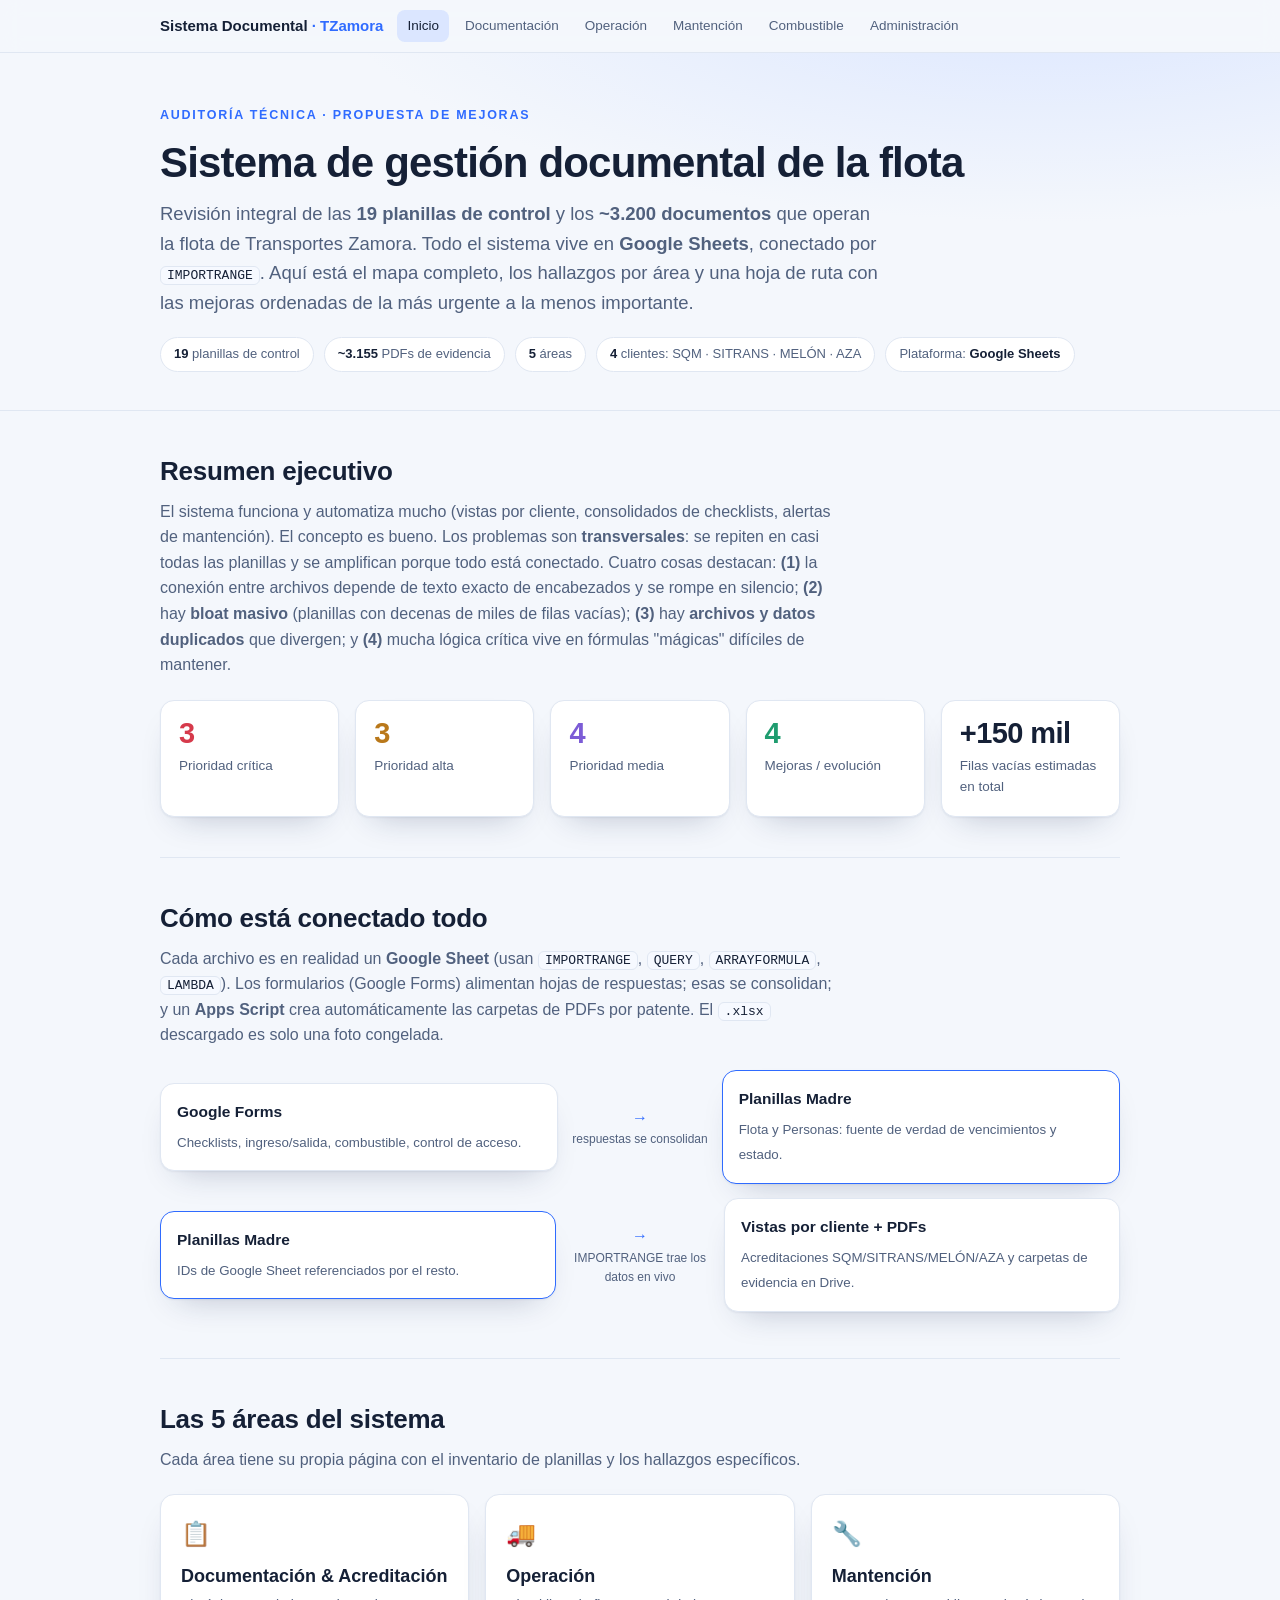
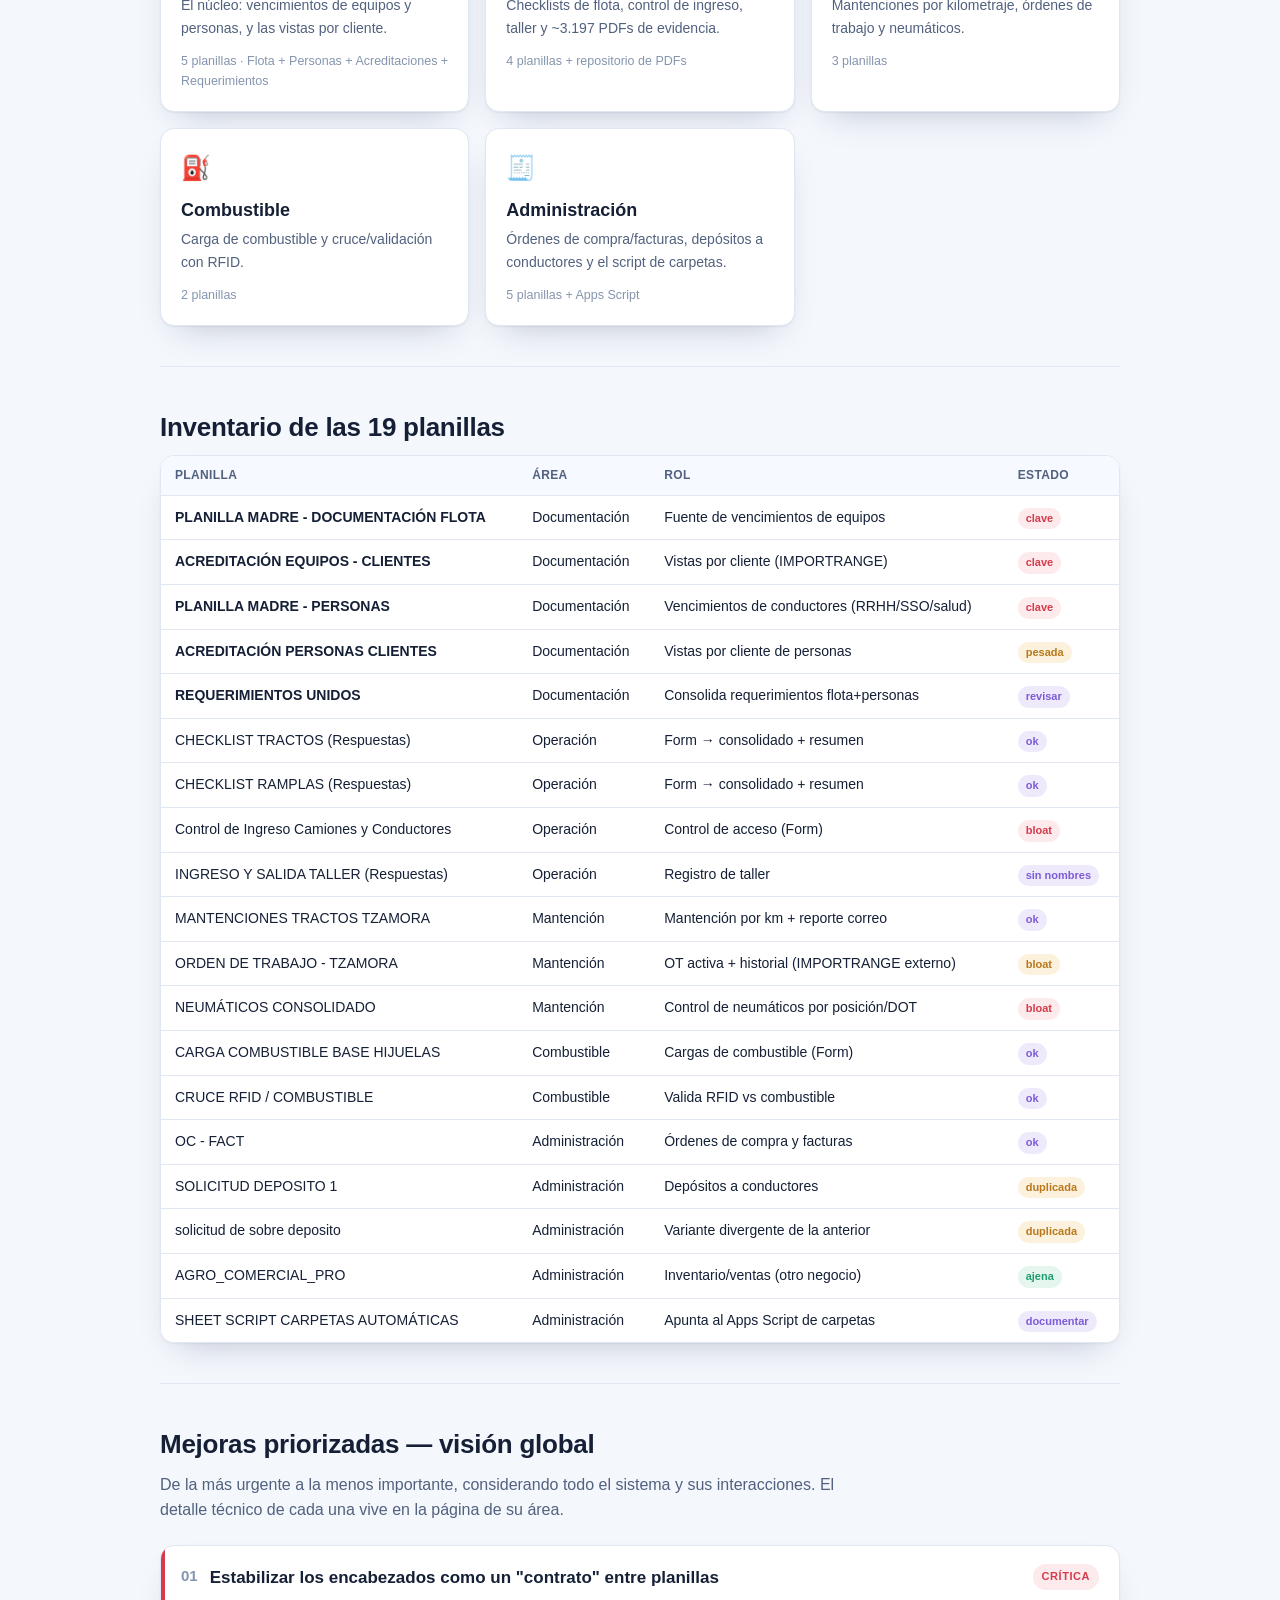
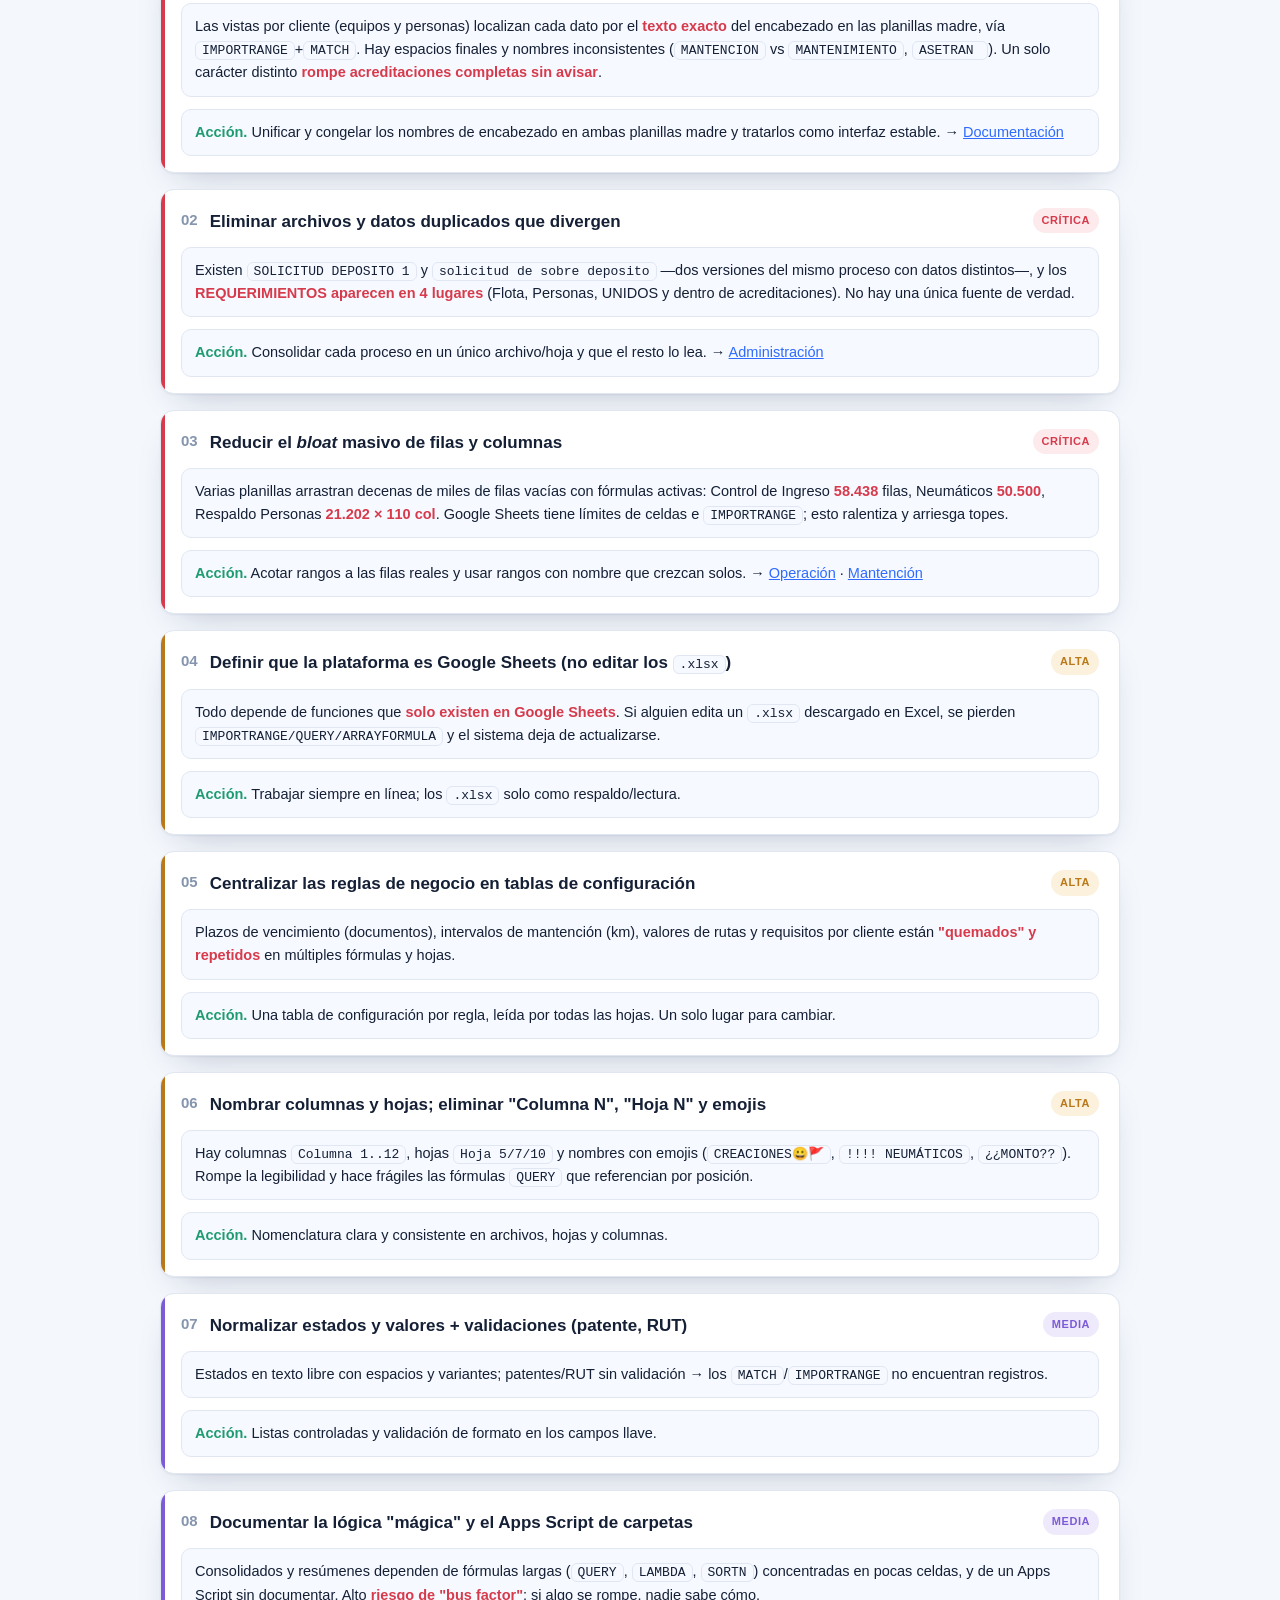
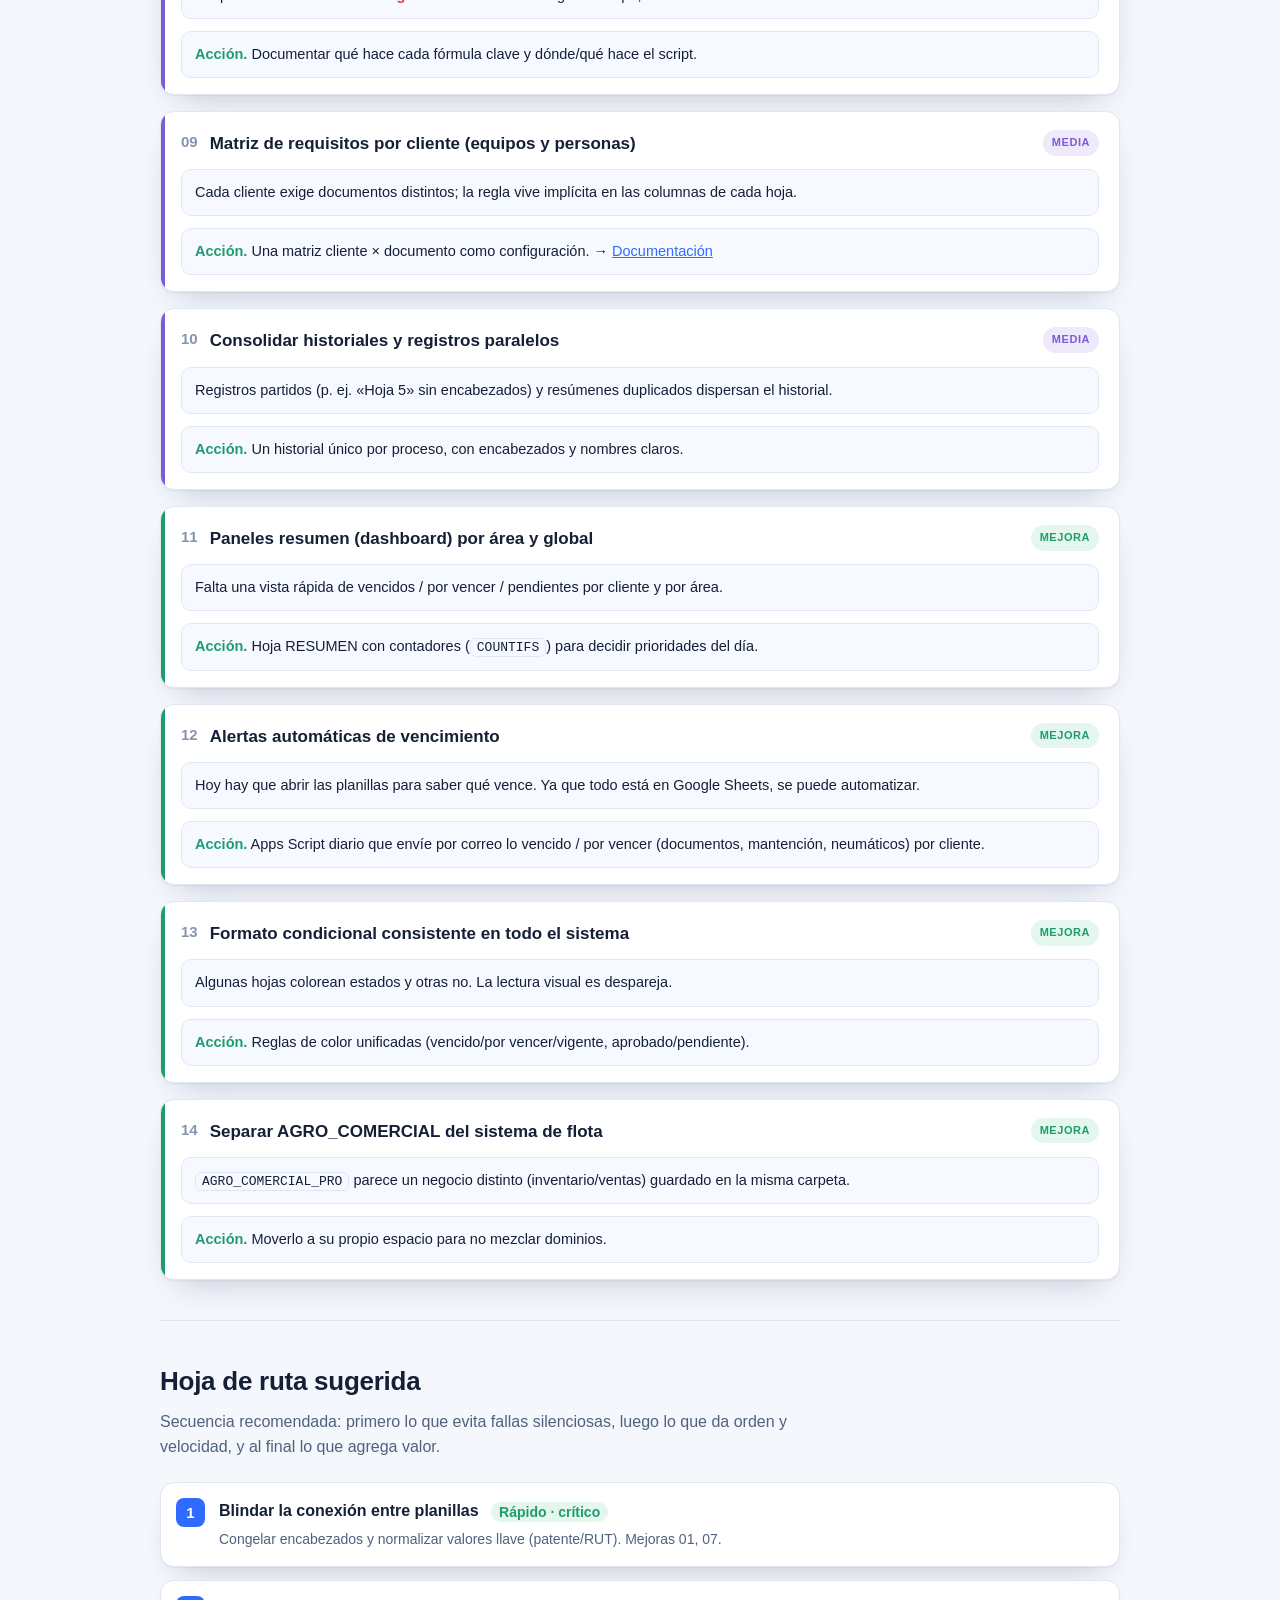
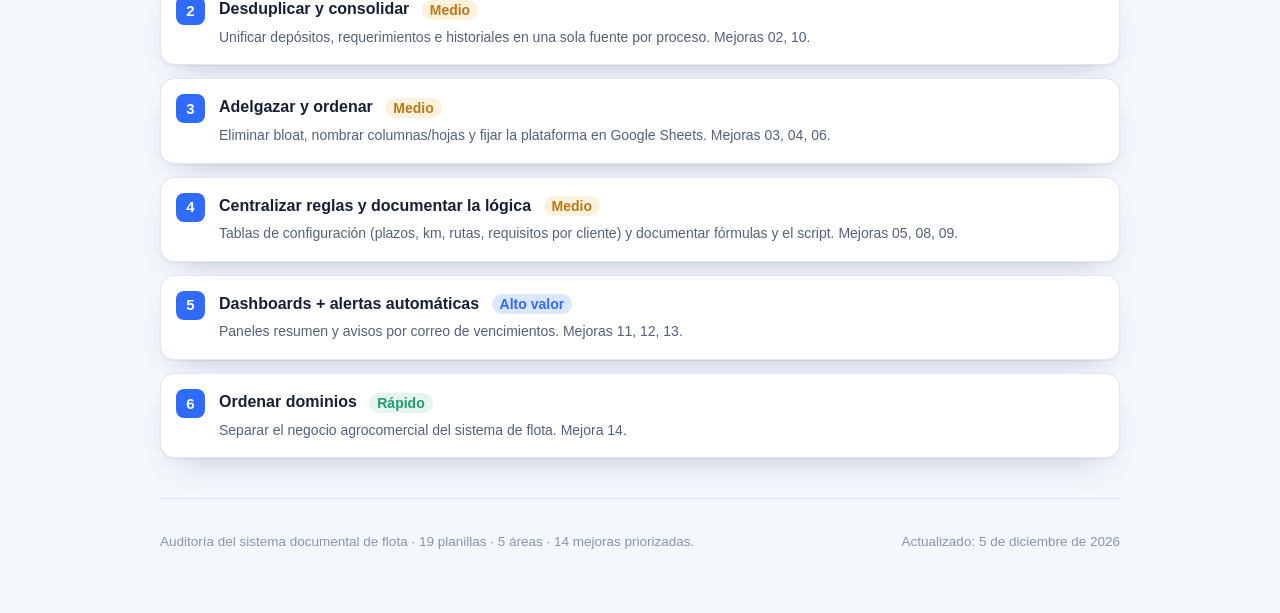
<file: index.html>
<!doctype html>
<html lang="es">
<head>
<meta charset="utf-8">
<meta name="viewport" content="width=device-width, initial-scale=1">
<title>Auditoría del Sistema Documental · Transportes Zamora</title>
<link rel="stylesheet" href="styles.css">
</head>
<body>

<nav class="top"><div class="wrap">
  <a class="brand" href="index.html">Sistema Documental <span>· TZamora</span></a>
  <a class="link active" href="index.html">Inicio</a>
  <a class="link" href="documentacion.html">Documentación</a>
  <a class="link" href="operacion.html">Operación</a>
  <a class="link" href="mantencion.html">Mantención</a>
  <a class="link" href="combustible.html">Combustible</a>
  <a class="link" href="administracion.html">Administración</a>
</div></nav>

<header class="hero"><div class="wrap">
  <div class="eyebrow">Auditoría técnica · Propuesta de mejoras</div>
  <h1>Sistema de gestión documental de la flota</h1>
  <p class="lede">Revisión integral de las <b>19 planillas de control</b> y los <b>~3.200 documentos</b> que
    operan la flota de Transportes Zamora. Todo el sistema vive en <b>Google Sheets</b>, conectado por
    <code>IMPORTRANGE</code>. Aquí está el mapa completo, los hallazgos por área y una hoja de ruta con las
    mejoras ordenadas de la más urgente a la menos importante.</p>
  <div class="meta">
    <span class="chip"><b>19</b> planillas de control</span>
    <span class="chip"><b>~3.155</b> PDFs de evidencia</span>
    <span class="chip"><b>5</b> áreas</span>
    <span class="chip"><b>4</b> clientes: SQM · SITRANS · MELÓN · AZA</span>
    <span class="chip">Plataforma: <b>Google Sheets</b></span>
  </div>
</div></header>

<main class="wrap">

  <section id="resumen">
    <h2>Resumen ejecutivo</h2>
    <p class="section-sub">El sistema funciona y automatiza mucho (vistas por cliente, consolidados de checklists,
      alertas de mantención). El concepto es bueno. Los problemas son <b>transversales</b>: se repiten en casi todas
      las planillas y se amplifican porque todo está conectado. Cuatro cosas destacan: <b>(1)</b> la conexión entre
      archivos depende de texto exacto de encabezados y se rompe en silencio; <b>(2)</b> hay <b>bloat masivo</b>
      (planillas con decenas de miles de filas vacías); <b>(3)</b> hay <b>archivos y datos duplicados</b> que divergen;
      y <b>(4)</b> mucha lógica crítica vive en fórmulas "mágicas" difíciles de mantener.</p>
    <div class="grid stats">
      <div class="stat"><div class="big" style="color:var(--red)">3</div><div class="lbl">Prioridad crítica</div></div>
      <div class="stat"><div class="big" style="color:var(--amber)">3</div><div class="lbl">Prioridad alta</div></div>
      <div class="stat"><div class="big" style="color:var(--violet)">4</div><div class="lbl">Prioridad media</div></div>
      <div class="stat"><div class="big" style="color:var(--green)">4</div><div class="lbl">Mejoras / evolución</div></div>
      <div class="stat"><div class="big">+150 mil</div><div class="lbl">Filas vacías estimadas en total</div></div>
    </div>
  </section>

  <section id="arquitectura">
    <h2>Cómo está conectado todo</h2>
    <p class="section-sub">Cada archivo es en realidad un <b>Google Sheet</b> (usan <code>IMPORTRANGE</code>,
      <code>QUERY</code>, <code>ARRAYFORMULA</code>, <code>LAMBDA</code>). Los formularios (Google Forms) alimentan
      hojas de respuestas; esas se consolidan; y un <b>Apps Script</b> crea automáticamente las carpetas de PDFs por
      patente. El <code>.xlsx</code> descargado es solo una foto congelada.</p>
    <div class="arch">
      <div class="node"><h4>Google Forms</h4><small>Checklists, ingreso/salida, combustible, control de acceso.</small></div>
      <div class="arrow">→<small>respuestas se consolidan</small></div>
      <div class="node master"><h4>Planillas Madre</h4><small>Flota y Personas: fuente de verdad de vencimientos y estado.</small></div>
    </div>
    <div class="arch" style="margin-top:14px">
      <div class="node master"><h4>Planillas Madre</h4><small>IDs de Google Sheet referenciados por el resto.</small></div>
      <div class="arrow">→<small>IMPORTRANGE trae los datos en vivo</small></div>
      <div class="node"><h4>Vistas por cliente + PDFs</h4><small>Acreditaciones SQM/SITRANS/MELÓN/AZA y carpetas de evidencia en Drive.</small></div>
    </div>
  </section>

  <section id="areas">
    <h2>Las 5 áreas del sistema</h2>
    <p class="section-sub">Cada área tiene su propia página con el inventario de planillas y los hallazgos específicos.</p>
    <div class="grid areas">
      <a class="area" href="documentacion.html">
        <div class="ic">📋</div><h3>Documentación &amp; Acreditación</h3>
        <p>El núcleo: vencimientos de equipos y personas, y las vistas por cliente.</p>
        <div class="cnt">5 planillas · Flota + Personas + Acreditaciones + Requerimientos</div>
      </a>
      <a class="area" href="operacion.html">
        <div class="ic">🚚</div><h3>Operación</h3>
        <p>Checklists de flota, control de ingreso, taller y ~3.197 PDFs de evidencia.</p>
        <div class="cnt">4 planillas + repositorio de PDFs</div>
      </a>
      <a class="area" href="mantencion.html">
        <div class="ic">🔧</div><h3>Mantención</h3>
        <p>Mantenciones por kilometraje, órdenes de trabajo y neumáticos.</p>
        <div class="cnt">3 planillas</div>
      </a>
      <a class="area" href="combustible.html">
        <div class="ic">⛽</div><h3>Combustible</h3>
        <p>Carga de combustible y cruce/validación con RFID.</p>
        <div class="cnt">2 planillas</div>
      </a>
      <a class="area" href="administracion.html">
        <div class="ic">🧾</div><h3>Administración</h3>
        <p>Órdenes de compra/facturas, depósitos a conductores y el script de carpetas.</p>
        <div class="cnt">5 planillas + Apps Script</div>
      </a>
    </div>
  </section>

  <section id="inventario">
    <h2>Inventario de las 19 planillas</h2>
    <div class="tablewrap"><table>
      <thead><tr><th>Planilla</th><th>Área</th><th>Rol</th><th>Estado</th></tr></thead>
      <tbody>
        <tr><td><b>PLANILLA MADRE - DOCUMENTACIÓN FLOTA</b></td><td>Documentación</td><td>Fuente de vencimientos de equipos</td><td><span class="badge critica">clave</span></td></tr>
        <tr><td><b>ACREDITACIÓN EQUIPOS - CLIENTES</b></td><td>Documentación</td><td>Vistas por cliente (IMPORTRANGE)</td><td><span class="badge critica">clave</span></td></tr>
        <tr><td><b>PLANILLA MADRE - PERSONAS</b></td><td>Documentación</td><td>Vencimientos de conductores (RRHH/SSO/salud)</td><td><span class="badge critica">clave</span></td></tr>
        <tr><td><b>ACREDITACIÓN PERSONAS CLIENTES</b></td><td>Documentación</td><td>Vistas por cliente de personas</td><td><span class="badge alta">pesada</span></td></tr>
        <tr><td><b>REQUERIMIENTOS UNIDOS</b></td><td>Documentación</td><td>Consolida requerimientos flota+personas</td><td><span class="badge media">revisar</span></td></tr>
        <tr><td>CHECKLIST TRACTOS (Respuestas)</td><td>Operación</td><td>Form → consolidado + resumen</td><td><span class="badge media">ok</span></td></tr>
        <tr><td>CHECKLIST RAMPLAS (Respuestas)</td><td>Operación</td><td>Form → consolidado + resumen</td><td><span class="badge media">ok</span></td></tr>
        <tr><td>Control de Ingreso Camiones y Conductores</td><td>Operación</td><td>Control de acceso (Form)</td><td><span class="badge critica">bloat</span></td></tr>
        <tr><td>INGRESO Y SALIDA TALLER (Respuestas)</td><td>Operación</td><td>Registro de taller</td><td><span class="badge media">sin nombres</span></td></tr>
        <tr><td>MANTENCIONES TRACTOS TZAMORA</td><td>Mantención</td><td>Mantención por km + reporte correo</td><td><span class="badge media">ok</span></td></tr>
        <tr><td>ORDEN DE TRABAJO - TZAMORA</td><td>Mantención</td><td>OT activa + historial (IMPORTRANGE externo)</td><td><span class="badge alta">bloat</span></td></tr>
        <tr><td>NEUMÁTICOS CONSOLIDADO</td><td>Mantención</td><td>Control de neumáticos por posición/DOT</td><td><span class="badge critica">bloat</span></td></tr>
        <tr><td>CARGA COMBUSTIBLE BASE HIJUELAS</td><td>Combustible</td><td>Cargas de combustible (Form)</td><td><span class="badge media">ok</span></td></tr>
        <tr><td>CRUCE RFID / COMBUSTIBLE</td><td>Combustible</td><td>Valida RFID vs combustible</td><td><span class="badge media">ok</span></td></tr>
        <tr><td>OC - FACT</td><td>Administración</td><td>Órdenes de compra y facturas</td><td><span class="badge media">ok</span></td></tr>
        <tr><td>SOLICITUD DEPOSITO 1</td><td>Administración</td><td>Depósitos a conductores</td><td><span class="badge alta">duplicada</span></td></tr>
        <tr><td>solicitud de sobre deposito</td><td>Administración</td><td>Variante divergente de la anterior</td><td><span class="badge alta">duplicada</span></td></tr>
        <tr><td>AGRO_COMERCIAL_PRO</td><td>Administración</td><td>Inventario/ventas (otro negocio)</td><td><span class="badge baja">ajena</span></td></tr>
        <tr><td>SHEET SCRIPT CARPETAS AUTOMÁTICAS</td><td>Administración</td><td>Apunta al Apps Script de carpetas</td><td><span class="badge media">documentar</span></td></tr>
      </tbody>
    </table></div>
  </section>

  <section id="prioridades">
    <h2>Mejoras priorizadas — visión global</h2>
    <p class="section-sub">De la más urgente a la menos importante, considerando todo el sistema y sus interacciones.
      El detalle técnico de cada una vive en la página de su área.</p>

    <div class="grid cards">
      <article class="card sev-critica">
        <div class="card-head"><span class="card-id">01</span>
          <h3>Estabilizar los encabezados como un "contrato" entre planillas</h3>
          <span class="tag critica">Crítica</span></div>
        <div class="now">Las vistas por cliente (equipos y personas) localizan cada dato por el <b>texto exacto</b>
          del encabezado en las planillas madre, vía <code>IMPORTRANGE</code>+<code>MATCH</code>. Hay espacios finales
          y nombres inconsistentes (<code>MANTENCION</code> vs <code>MANTENIMIENTO</code>, <code>ASETRAN&nbsp;</code>).
          Un solo carácter distinto <b>rompe acreditaciones completas sin avisar</b>.</div>
        <div class="fix"><b>Acción.</b> Unificar y congelar los nombres de encabezado en ambas planillas madre y tratarlos como interfaz estable. → <a href="documentacion.html">Documentación</a></div>
      </article>

      <article class="card sev-critica">
        <div class="card-head"><span class="card-id">02</span>
          <h3>Eliminar archivos y datos duplicados que divergen</h3>
          <span class="tag critica">Crítica</span></div>
        <div class="now">Existen <code>SOLICITUD DEPOSITO 1</code> y <code>solicitud de sobre deposito</code> —dos
          versiones del mismo proceso con datos distintos—, y los <b>REQUERIMIENTOS aparecen en 4 lugares</b>
          (Flota, Personas, UNIDOS y dentro de acreditaciones). No hay una única fuente de verdad.</div>
        <div class="fix"><b>Acción.</b> Consolidar cada proceso en un único archivo/hoja y que el resto lo lea. → <a href="administracion.html">Administración</a></div>
      </article>

      <article class="card sev-critica">
        <div class="card-head"><span class="card-id">03</span>
          <h3>Reducir el <em>bloat</em> masivo de filas y columnas</h3>
          <span class="tag critica">Crítica</span></div>
        <div class="now">Varias planillas arrastran decenas de miles de filas vacías con fórmulas activas:
          Control de Ingreso <b>58.438</b> filas, Neumáticos <b>50.500</b>, Respaldo Personas <b>21.202 × 110 col</b>.
          Google Sheets tiene límites de celdas e <code>IMPORTRANGE</code>; esto ralentiza y arriesga topes.</div>
        <div class="fix"><b>Acción.</b> Acotar rangos a las filas reales y usar rangos con nombre que crezcan solos. → <a href="operacion.html">Operación</a> · <a href="mantencion.html">Mantención</a></div>
      </article>

      <article class="card sev-alta">
        <div class="card-head"><span class="card-id">04</span>
          <h3>Definir que la plataforma es Google Sheets (no editar los <code>.xlsx</code>)</h3>
          <span class="tag alta">Alta</span></div>
        <div class="now">Todo depende de funciones que <b>solo existen en Google Sheets</b>. Si alguien edita un
          <code>.xlsx</code> descargado en Excel, se pierden <code>IMPORTRANGE/QUERY/ARRAYFORMULA</code> y el sistema deja de actualizarse.</div>
        <div class="fix"><b>Acción.</b> Trabajar siempre en línea; los <code>.xlsx</code> solo como respaldo/lectura.</div>
      </article>

      <article class="card sev-alta">
        <div class="card-head"><span class="card-id">05</span>
          <h3>Centralizar las reglas de negocio en tablas de configuración</h3>
          <span class="tag alta">Alta</span></div>
        <div class="now">Plazos de vencimiento (documentos), intervalos de mantención (km), valores de rutas y
          requisitos por cliente están <b>"quemados" y repetidos</b> en múltiples fórmulas y hojas.</div>
        <div class="fix"><b>Acción.</b> Una tabla de configuración por regla, leída por todas las hojas. Un solo lugar para cambiar.</div>
      </article>

      <article class="card sev-alta">
        <div class="card-head"><span class="card-id">06</span>
          <h3>Nombrar columnas y hojas; eliminar "Columna N", "Hoja N" y emojis</h3>
          <span class="tag alta">Alta</span></div>
        <div class="now">Hay columnas <code>Columna 1..12</code>, hojas <code>Hoja 5/7/10</code> y nombres con emojis
          (<code>CREACIONES😀🚩</code>, <code>!!!! NEUMÁTICOS</code>, <code>¿¿MONTO??</code>). Rompe la legibilidad y
          hace frágiles las fórmulas <code>QUERY</code> que referencian por posición.</div>
        <div class="fix"><b>Acción.</b> Nomenclatura clara y consistente en archivos, hojas y columnas.</div>
      </article>

      <article class="card sev-media">
        <div class="card-head"><span class="card-id">07</span>
          <h3>Normalizar estados y valores + validaciones (patente, RUT)</h3>
          <span class="tag media">Media</span></div>
        <div class="now">Estados en texto libre con espacios y variantes; patentes/RUT sin validación → los
          <code>MATCH</code>/<code>IMPORTRANGE</code> no encuentran registros.</div>
        <div class="fix"><b>Acción.</b> Listas controladas y validación de formato en los campos llave.</div>
      </article>

      <article class="card sev-media">
        <div class="card-head"><span class="card-id">08</span>
          <h3>Documentar la lógica "mágica" y el Apps Script de carpetas</h3>
          <span class="tag media">Media</span></div>
        <div class="now">Consolidados y resúmenes dependen de fórmulas largas (<code>QUERY</code>, <code>LAMBDA</code>,
          <code>SORTN</code>) concentradas en pocas celdas, y de un Apps Script sin documentar. Alto <b>riesgo de
          "bus factor"</b>: si algo se rompe, nadie sabe cómo.</div>
        <div class="fix"><b>Acción.</b> Documentar qué hace cada fórmula clave y dónde/qué hace el script.</div>
      </article>

      <article class="card sev-media">
        <div class="card-head"><span class="card-id">09</span>
          <h3>Matriz de requisitos por cliente (equipos y personas)</h3>
          <span class="tag media">Media</span></div>
        <div class="now">Cada cliente exige documentos distintos; la regla vive implícita en las columnas de cada hoja.</div>
        <div class="fix"><b>Acción.</b> Una matriz cliente × documento como configuración. → <a href="documentacion.html">Documentación</a></div>
      </article>

      <article class="card sev-media">
        <div class="card-head"><span class="card-id">10</span>
          <h3>Consolidar historiales y registros paralelos</h3>
          <span class="tag media">Media</span></div>
        <div class="now">Registros partidos (p. ej. «Hoja 5» sin encabezados) y resúmenes duplicados dispersan el historial.</div>
        <div class="fix"><b>Acción.</b> Un historial único por proceso, con encabezados y nombres claros.</div>
      </article>

      <article class="card sev-baja">
        <div class="card-head"><span class="card-id">11</span>
          <h3>Paneles resumen (dashboard) por área y global</h3>
          <span class="tag baja">Mejora</span></div>
        <div class="now">Falta una vista rápida de vencidos / por vencer / pendientes por cliente y por área.</div>
        <div class="fix"><b>Acción.</b> Hoja RESUMEN con contadores (<code>COUNTIFS</code>) para decidir prioridades del día.</div>
      </article>

      <article class="card sev-baja">
        <div class="card-head"><span class="card-id">12</span>
          <h3>Alertas automáticas de vencimiento</h3>
          <span class="tag baja">Mejora</span></div>
        <div class="now">Hoy hay que abrir las planillas para saber qué vence. Ya que todo está en Google Sheets, se puede automatizar.</div>
        <div class="fix"><b>Acción.</b> Apps Script diario que envíe por correo lo vencido / por vencer (documentos, mantención, neumáticos) por cliente.</div>
      </article>

      <article class="card sev-baja">
        <div class="card-head"><span class="card-id">13</span>
          <h3>Formato condicional consistente en todo el sistema</h3>
          <span class="tag baja">Mejora</span></div>
        <div class="now">Algunas hojas colorean estados y otras no. La lectura visual es despareja.</div>
        <div class="fix"><b>Acción.</b> Reglas de color unificadas (vencido/por vencer/vigente, aprobado/pendiente).</div>
      </article>

      <article class="card sev-baja">
        <div class="card-head"><span class="card-id">14</span>
          <h3>Separar AGRO_COMERCIAL del sistema de flota</h3>
          <span class="tag baja">Mejora</span></div>
        <div class="now"><code>AGRO_COMERCIAL_PRO</code> parece un negocio distinto (inventario/ventas) guardado en la misma carpeta.</div>
        <div class="fix"><b>Acción.</b> Moverlo a su propio espacio para no mezclar dominios.</div>
      </article>
    </div>
  </section>

  <section id="ruta">
    <h2>Hoja de ruta sugerida</h2>
    <p class="section-sub">Secuencia recomendada: primero lo que evita fallas silenciosas, luego lo que da orden y velocidad, y al final lo que agrega valor.</p>
    <ol class="road">
      <li><b>Blindar la conexión entre planillas <span class="pill win">Rápido · crítico</span></b><span>Congelar encabezados y normalizar valores llave (patente/RUT). Mejoras 01, 07.</span></li>
      <li><b>Desduplicar y consolidar <span class="pill mid">Medio</span></b><span>Unificar depósitos, requerimientos e historiales en una sola fuente por proceso. Mejoras 02, 10.</span></li>
      <li><b>Adelgazar y ordenar <span class="pill mid">Medio</span></b><span>Eliminar bloat, nombrar columnas/hojas y fijar la plataforma en Google Sheets. Mejoras 03, 04, 06.</span></li>
      <li><b>Centralizar reglas y documentar la lógica <span class="pill mid">Medio</span></b><span>Tablas de configuración (plazos, km, rutas, requisitos por cliente) y documentar fórmulas y el script. Mejoras 05, 08, 09.</span></li>
      <li><b>Dashboards + alertas automáticas <span class="pill big">Alto valor</span></b><span>Paneles resumen y avisos por correo de vencimientos. Mejoras 11, 12, 13.</span></li>
      <li><b>Ordenar dominios <span class="pill win">Rápido</span></b><span>Separar el negocio agrocomercial del sistema de flota. Mejora 14.</span></li>
    </ol>
  </section>

</main>

<footer><div class="wrap">
  <span>Auditoría del sistema documental de flota · 19 planillas · 5 áreas · 14 mejoras priorizadas.</span>
  <span id="fecha"></span>
</div></footer>
<script>document.getElementById('fecha').textContent='Actualizado: '+new Date().toLocaleDateString('es-CL',{year:'numeric',month:'long',day:'numeric'});</script>
</body>
</html>
</file>
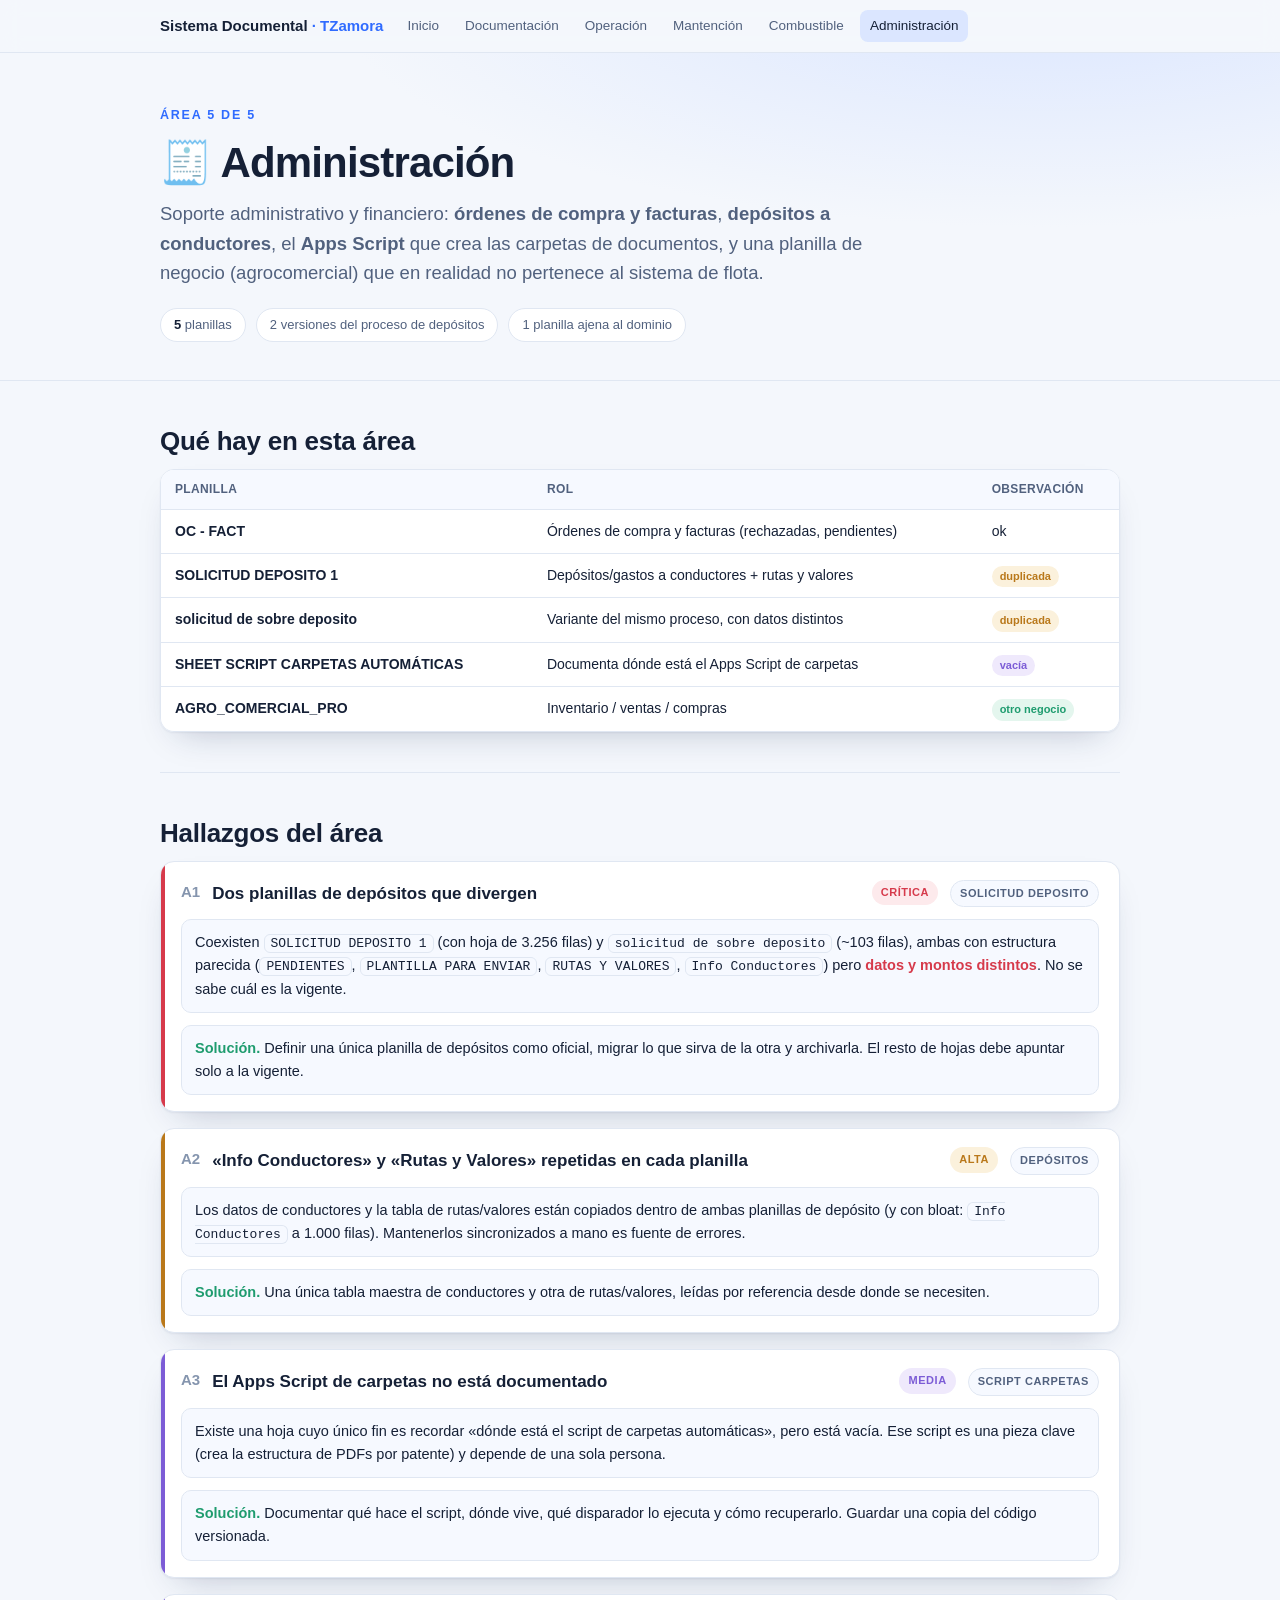
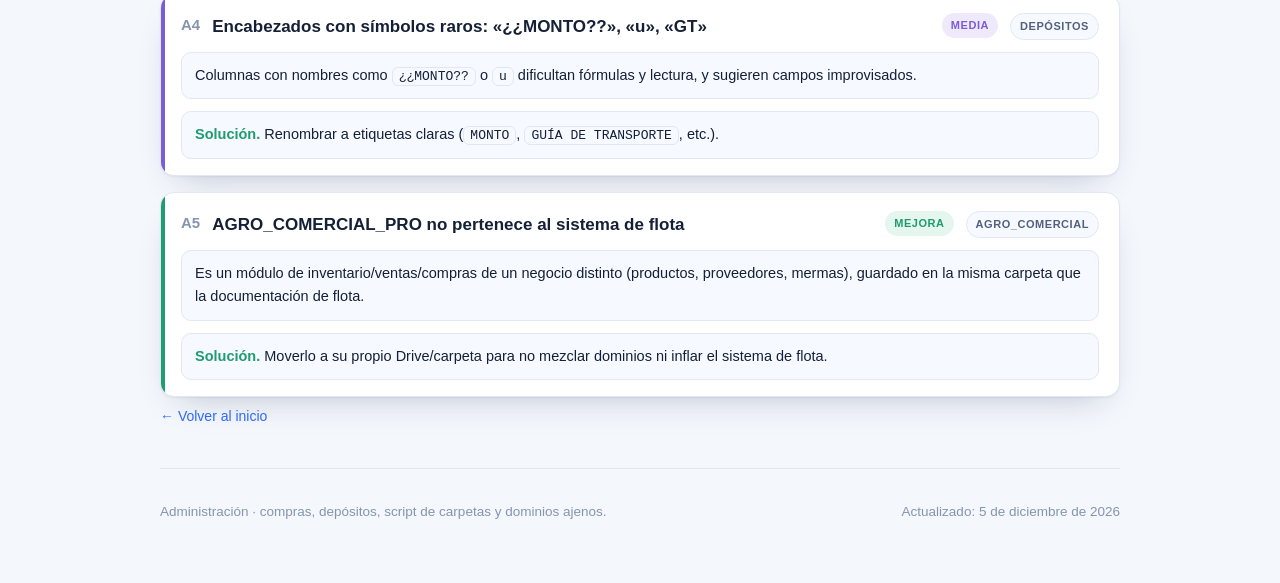
<file: administracion.html>
<!doctype html>
<html lang="es">
<head>
<meta charset="utf-8">
<meta name="viewport" content="width=device-width, initial-scale=1">
<title>Administración · Sistema Documental TZamora</title>
<link rel="stylesheet" href="styles.css">
</head>
<body>

<nav class="top"><div class="wrap">
  <a class="brand" href="index.html">Sistema Documental <span>· TZamora</span></a>
  <a class="link" href="index.html">Inicio</a>
  <a class="link" href="documentacion.html">Documentación</a>
  <a class="link" href="operacion.html">Operación</a>
  <a class="link" href="mantencion.html">Mantención</a>
  <a class="link" href="combustible.html">Combustible</a>
  <a class="link active" href="administracion.html">Administración</a>
</div></nav>

<header class="hero"><div class="wrap">
  <div class="eyebrow">Área 5 de 5</div>
  <h1>🧾 Administración</h1>
  <p class="lede">Soporte administrativo y financiero: <b>órdenes de compra y facturas</b>, <b>depósitos a
    conductores</b>, el <b>Apps Script</b> que crea las carpetas de documentos, y una planilla de negocio
    (agrocomercial) que en realidad no pertenece al sistema de flota.</p>
  <div class="meta">
    <span class="chip"><b>5</b> planillas</span>
    <span class="chip">2 versiones del proceso de depósitos</span>
    <span class="chip">1 planilla ajena al dominio</span>
  </div>
</div></header>

<main class="wrap">

  <section>
    <h2>Qué hay en esta área</h2>
    <div class="tablewrap"><table>
      <thead><tr><th>Planilla</th><th>Rol</th><th>Observación</th></tr></thead>
      <tbody>
        <tr><td><b>OC - FACT</b></td><td>Órdenes de compra y facturas (rechazadas, pendientes)</td><td>ok</td></tr>
        <tr><td><b>SOLICITUD DEPOSITO 1</b></td><td>Depósitos/gastos a conductores + rutas y valores</td><td><span class="badge alta">duplicada</span></td></tr>
        <tr><td><b>solicitud de sobre deposito</b></td><td>Variante del mismo proceso, con datos distintos</td><td><span class="badge alta">duplicada</span></td></tr>
        <tr><td><b>SHEET SCRIPT CARPETAS AUTOMÁTICAS</b></td><td>Documenta dónde está el Apps Script de carpetas</td><td><span class="badge media">vacía</span></td></tr>
        <tr><td><b>AGRO_COMERCIAL_PRO</b></td><td>Inventario / ventas / compras</td><td><span class="badge baja">otro negocio</span></td></tr>
      </tbody>
    </table></div>
  </section>

  <section>
    <h2>Hallazgos del área</h2>
    <div class="grid cards">

      <article class="card sev-critica">
        <div class="card-head"><span class="card-id">A1</span>
          <h3>Dos planillas de depósitos que divergen</h3>
          <span class="tag critica">Crítica</span><span class="tag hoja">SOLICITUD DEPOSITO</span></div>
        <div class="now">Coexisten <code>SOLICITUD DEPOSITO 1</code> (con hoja de 3.256 filas) y
          <code>solicitud de sobre deposito</code> (~103 filas), ambas con estructura parecida
          (<code>PENDIENTES</code>, <code>PLANTILLA PARA ENVIAR</code>, <code>RUTAS Y VALORES</code>,
          <code>Info Conductores</code>) pero <b>datos y montos distintos</b>. No se sabe cuál es la vigente.</div>
        <div class="fix"><b>Solución.</b> Definir una única planilla de depósitos como oficial, migrar lo que sirva de la otra y archivarla. El resto de hojas debe apuntar solo a la vigente.</div>
      </article>

      <article class="card sev-alta">
        <div class="card-head"><span class="card-id">A2</span>
          <h3>«Info Conductores» y «Rutas y Valores» repetidas en cada planilla</h3>
          <span class="tag alta">Alta</span><span class="tag hoja">Depósitos</span></div>
        <div class="now">Los datos de conductores y la tabla de rutas/valores están copiados dentro de ambas planillas
          de depósito (y con bloat: <code>Info Conductores</code> a 1.000 filas). Mantenerlos sincronizados a mano es fuente de errores.</div>
        <div class="fix"><b>Solución.</b> Una única tabla maestra de conductores y otra de rutas/valores, leídas por referencia desde donde se necesiten.</div>
      </article>

      <article class="card sev-media">
        <div class="card-head"><span class="card-id">A3</span>
          <h3>El Apps Script de carpetas no está documentado</h3>
          <span class="tag media">Media</span><span class="tag hoja">SCRIPT CARPETAS</span></div>
        <div class="now">Existe una hoja cuyo único fin es recordar «dónde está el script de carpetas automáticas»,
          pero está vacía. Ese script es una pieza clave (crea la estructura de PDFs por patente) y depende de una sola persona.</div>
        <div class="fix"><b>Solución.</b> Documentar qué hace el script, dónde vive, qué disparador lo ejecuta y cómo recuperarlo. Guardar una copia del código versionada.</div>
      </article>

      <article class="card sev-media">
        <div class="card-head"><span class="card-id">A4</span>
          <h3>Encabezados con símbolos raros: «¿¿MONTO??», «u», «GT»</h3>
          <span class="tag media">Media</span><span class="tag hoja">Depósitos</span></div>
        <div class="now">Columnas con nombres como <code>¿¿MONTO??</code> o <code>u</code> dificultan fórmulas y lectura, y sugieren campos improvisados.</div>
        <div class="fix"><b>Solución.</b> Renombrar a etiquetas claras (<code>MONTO</code>, <code>GUÍA DE TRANSPORTE</code>, etc.).</div>
      </article>

      <article class="card sev-baja">
        <div class="card-head"><span class="card-id">A5</span>
          <h3>AGRO_COMERCIAL_PRO no pertenece al sistema de flota</h3>
          <span class="tag baja">Mejora</span><span class="tag hoja">AGRO_COMERCIAL</span></div>
        <div class="now">Es un módulo de inventario/ventas/compras de un negocio distinto (productos, proveedores, mermas), guardado en la misma carpeta que la documentación de flota.</div>
        <div class="fix"><b>Solución.</b> Moverlo a su propio Drive/carpeta para no mezclar dominios ni inflar el sistema de flota.</div>
      </article>

    </div>
    <a class="backlink" href="index.html">← Volver al inicio</a>
  </section>

</main>

<footer><div class="wrap">
  <span>Administración · compras, depósitos, script de carpetas y dominios ajenos.</span>
  <span id="fecha"></span>
</div></footer>
<script>document.getElementById('fecha').textContent='Actualizado: '+new Date().toLocaleDateString('es-CL',{year:'numeric',month:'long',day:'numeric'});</script>
</body>
</html>
</file>
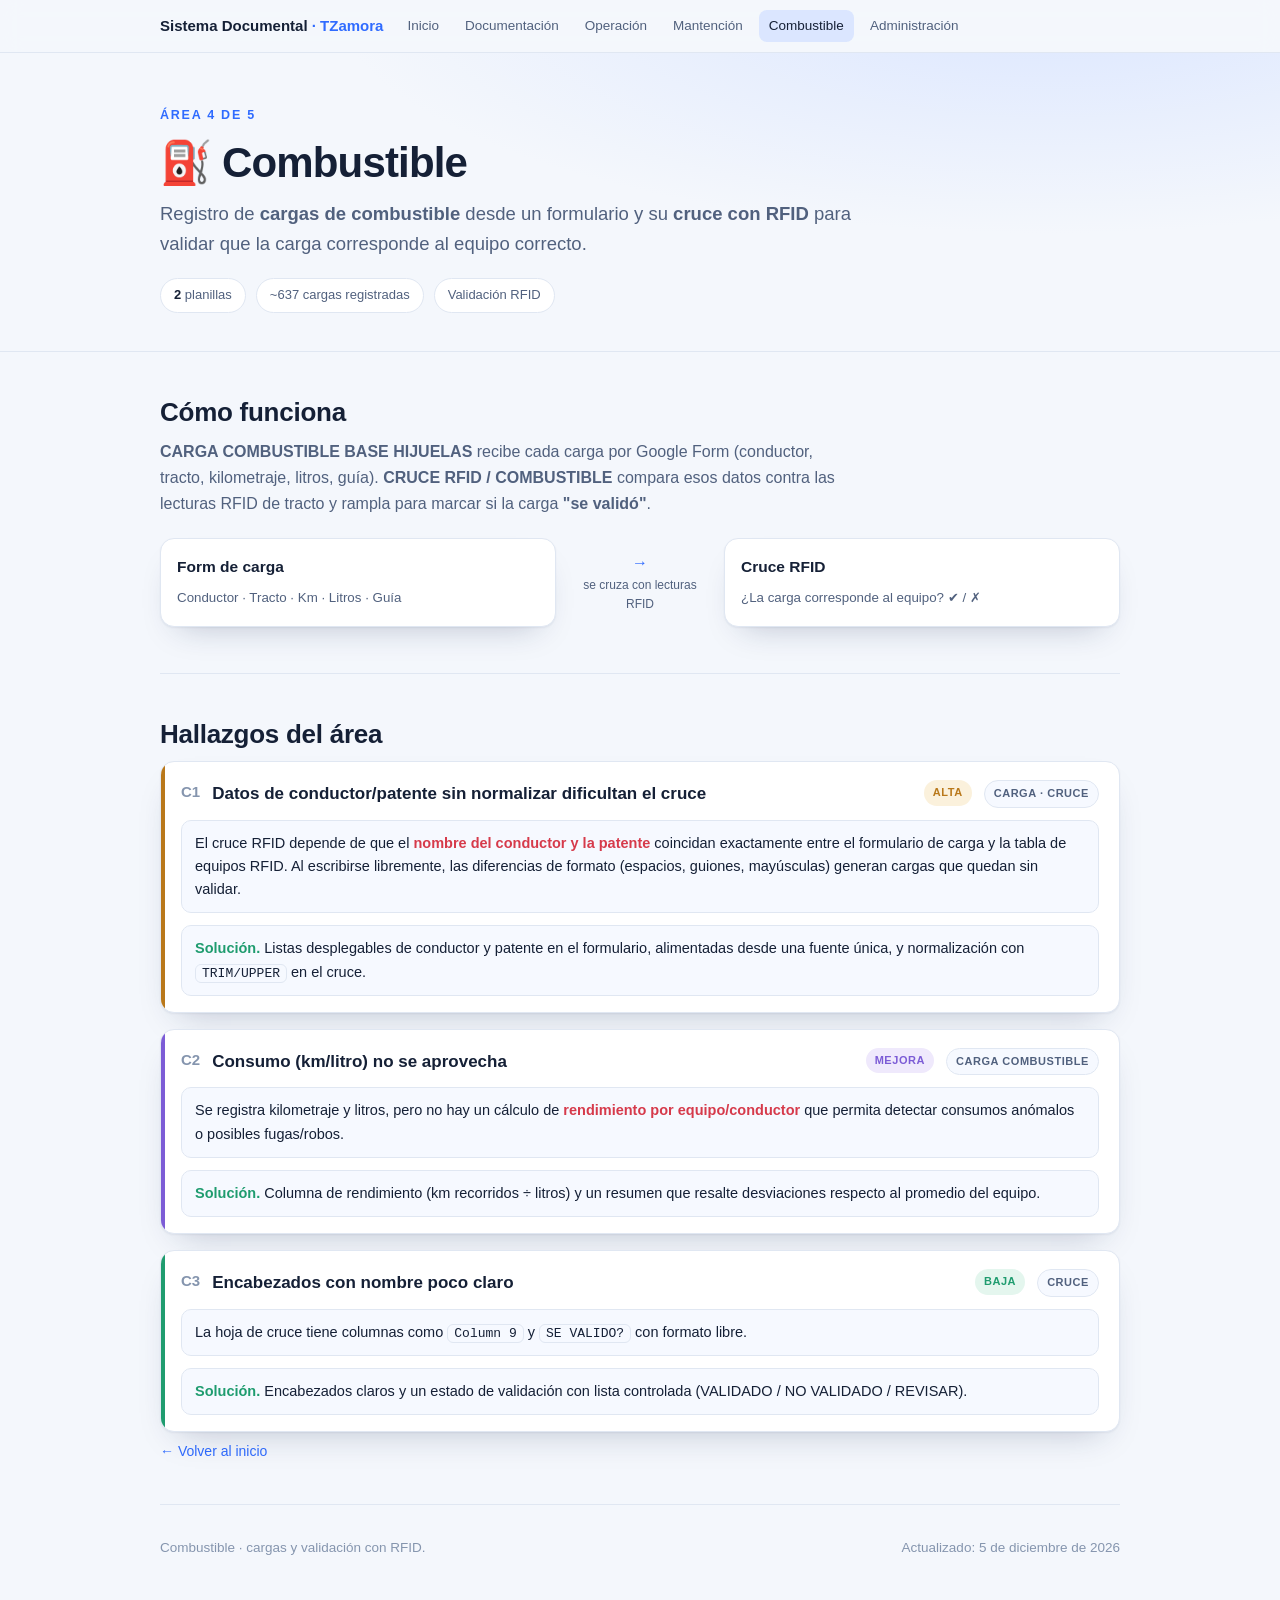
<file: combustible.html>
<!doctype html>
<html lang="es">
<head>
<meta charset="utf-8">
<meta name="viewport" content="width=device-width, initial-scale=1">
<title>Combustible · Sistema Documental TZamora</title>
<link rel="stylesheet" href="styles.css">
</head>
<body>

<nav class="top"><div class="wrap">
  <a class="brand" href="index.html">Sistema Documental <span>· TZamora</span></a>
  <a class="link" href="index.html">Inicio</a>
  <a class="link" href="documentacion.html">Documentación</a>
  <a class="link" href="operacion.html">Operación</a>
  <a class="link" href="mantencion.html">Mantención</a>
  <a class="link active" href="combustible.html">Combustible</a>
  <a class="link" href="administracion.html">Administración</a>
</div></nav>

<header class="hero"><div class="wrap">
  <div class="eyebrow">Área 4 de 5</div>
  <h1>⛽ Combustible</h1>
  <p class="lede">Registro de <b>cargas de combustible</b> desde un formulario y su <b>cruce con RFID</b> para
    validar que la carga corresponde al equipo correcto.</p>
  <div class="meta">
    <span class="chip"><b>2</b> planillas</span>
    <span class="chip">~637 cargas registradas</span>
    <span class="chip">Validación RFID</span>
  </div>
</div></header>

<main class="wrap">

  <section>
    <h2>Cómo funciona</h2>
    <p class="section-sub"><b>CARGA COMBUSTIBLE BASE HIJUELAS</b> recibe cada carga por Google Form (conductor,
      tracto, kilometraje, litros, guía). <b>CRUCE RFID / COMBUSTIBLE</b> compara esos datos contra las lecturas
      RFID de tracto y rampla para marcar si la carga <b>"se validó"</b>.</p>
    <div class="arch">
      <div class="node"><h4>Form de carga</h4><small>Conductor · Tracto · Km · Litros · Guía</small></div>
      <div class="arrow">→<small>se cruza con lecturas RFID</small></div>
      <div class="node"><h4>Cruce RFID</h4><small>¿La carga corresponde al equipo? ✔ / ✗</small></div>
    </div>
  </section>

  <section>
    <h2>Hallazgos del área</h2>
    <div class="grid cards">

      <article class="card sev-alta">
        <div class="card-head"><span class="card-id">C1</span>
          <h3>Datos de conductor/patente sin normalizar dificultan el cruce</h3>
          <span class="tag alta">Alta</span><span class="tag hoja">Carga · Cruce</span></div>
        <div class="now">El cruce RFID depende de que el <b>nombre del conductor y la patente</b> coincidan exactamente
          entre el formulario de carga y la tabla de equipos RFID. Al escribirse libremente, las diferencias de
          formato (espacios, guiones, mayúsculas) generan cargas que quedan sin validar.</div>
        <div class="fix"><b>Solución.</b> Listas desplegables de conductor y patente en el formulario, alimentadas desde una fuente única, y normalización con <code>TRIM/UPPER</code> en el cruce.</div>
      </article>

      <article class="card sev-media">
        <div class="card-head"><span class="card-id">C2</span>
          <h3>Consumo (km/litro) no se aprovecha</h3>
          <span class="tag media">Mejora</span><span class="tag hoja">Carga combustible</span></div>
        <div class="now">Se registra kilometraje y litros, pero no hay un cálculo de <b>rendimiento por equipo/conductor</b> que permita detectar consumos anómalos o posibles fugas/robos.</div>
        <div class="fix"><b>Solución.</b> Columna de rendimiento (km recorridos ÷ litros) y un resumen que resalte desviaciones respecto al promedio del equipo.</div>
      </article>

      <article class="card sev-baja">
        <div class="card-head"><span class="card-id">C3</span>
          <h3>Encabezados con nombre poco claro</h3>
          <span class="tag baja">Baja</span><span class="tag hoja">Cruce</span></div>
        <div class="now">La hoja de cruce tiene columnas como <code>Column 9</code> y <code>SE VALIDO?</code> con formato libre.</div>
        <div class="fix"><b>Solución.</b> Encabezados claros y un estado de validación con lista controlada (VALIDADO / NO VALIDADO / REVISAR).</div>
      </article>

    </div>
    <a class="backlink" href="index.html">← Volver al inicio</a>
  </section>

</main>

<footer><div class="wrap">
  <span>Combustible · cargas y validación con RFID.</span>
  <span id="fecha"></span>
</div></footer>
<script>document.getElementById('fecha').textContent='Actualizado: '+new Date().toLocaleDateString('es-CL',{year:'numeric',month:'long',day:'numeric'});</script>
</body>
</html>
</file>
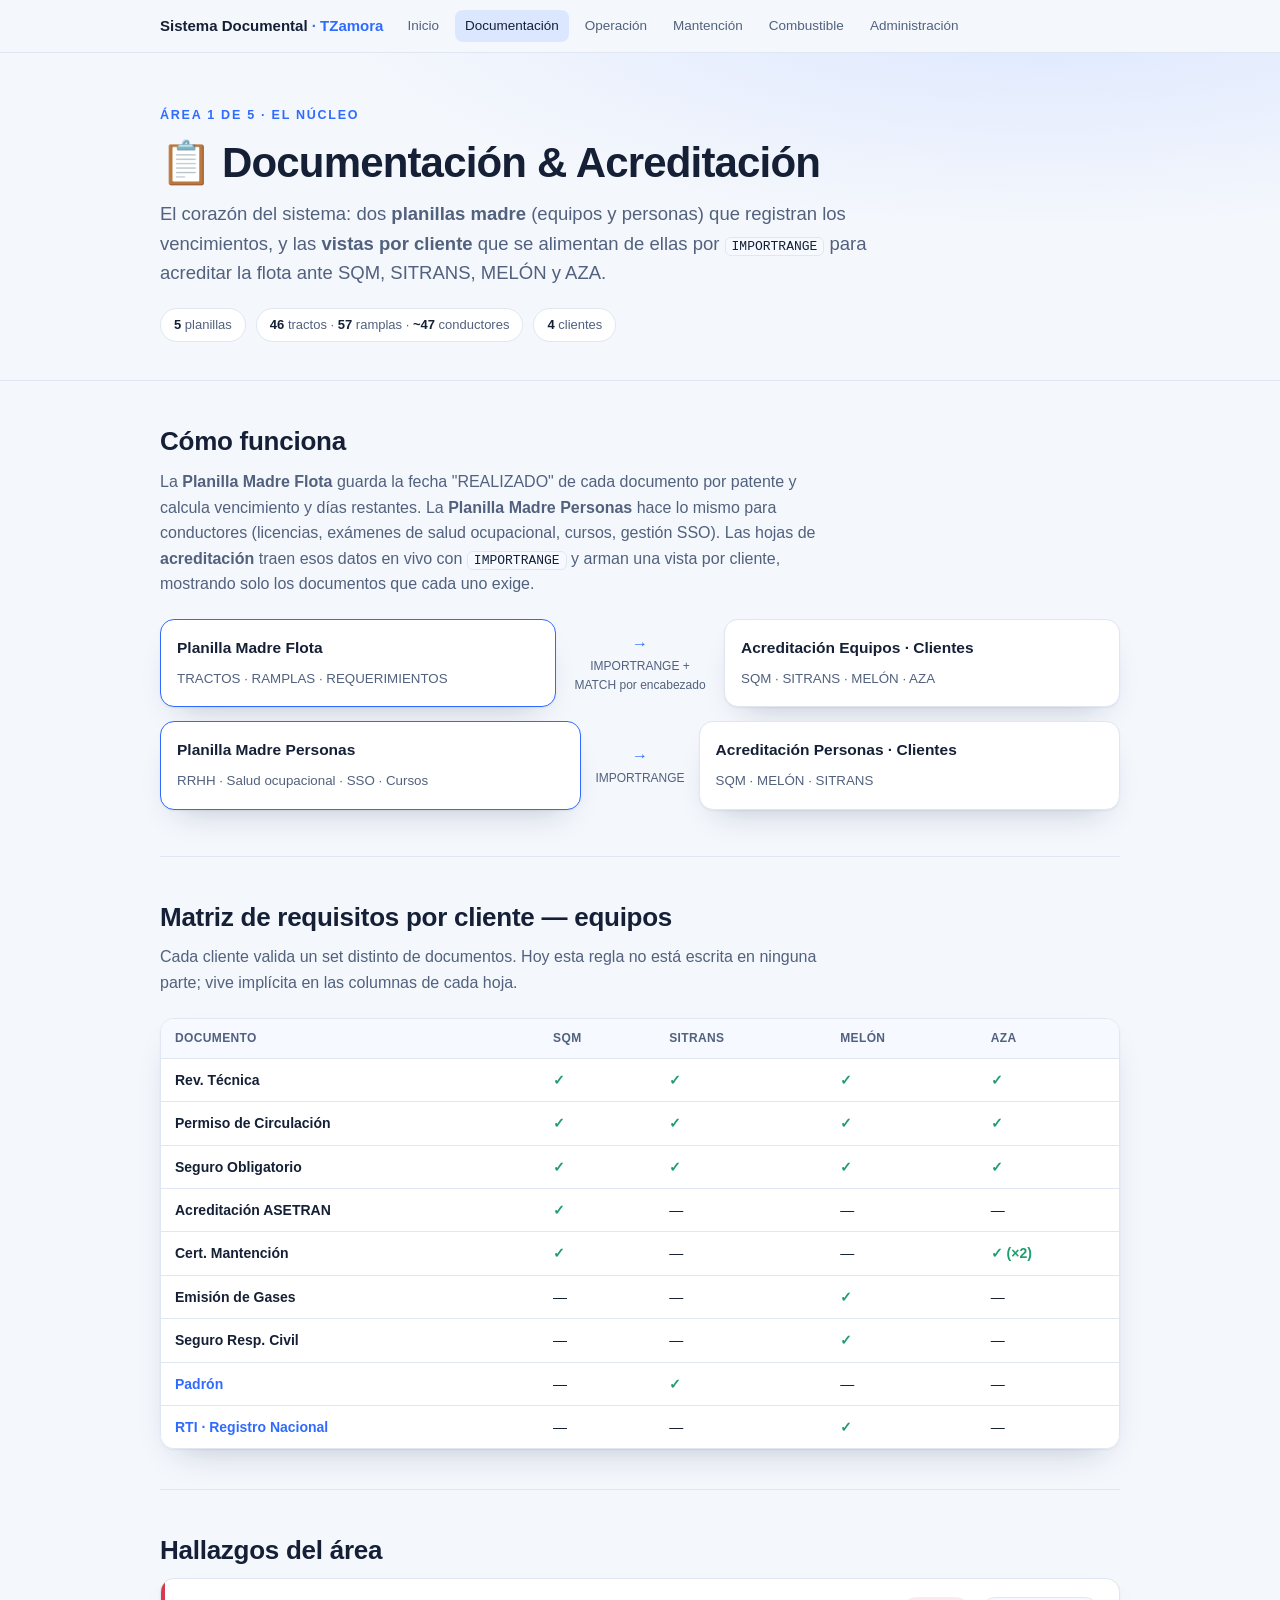
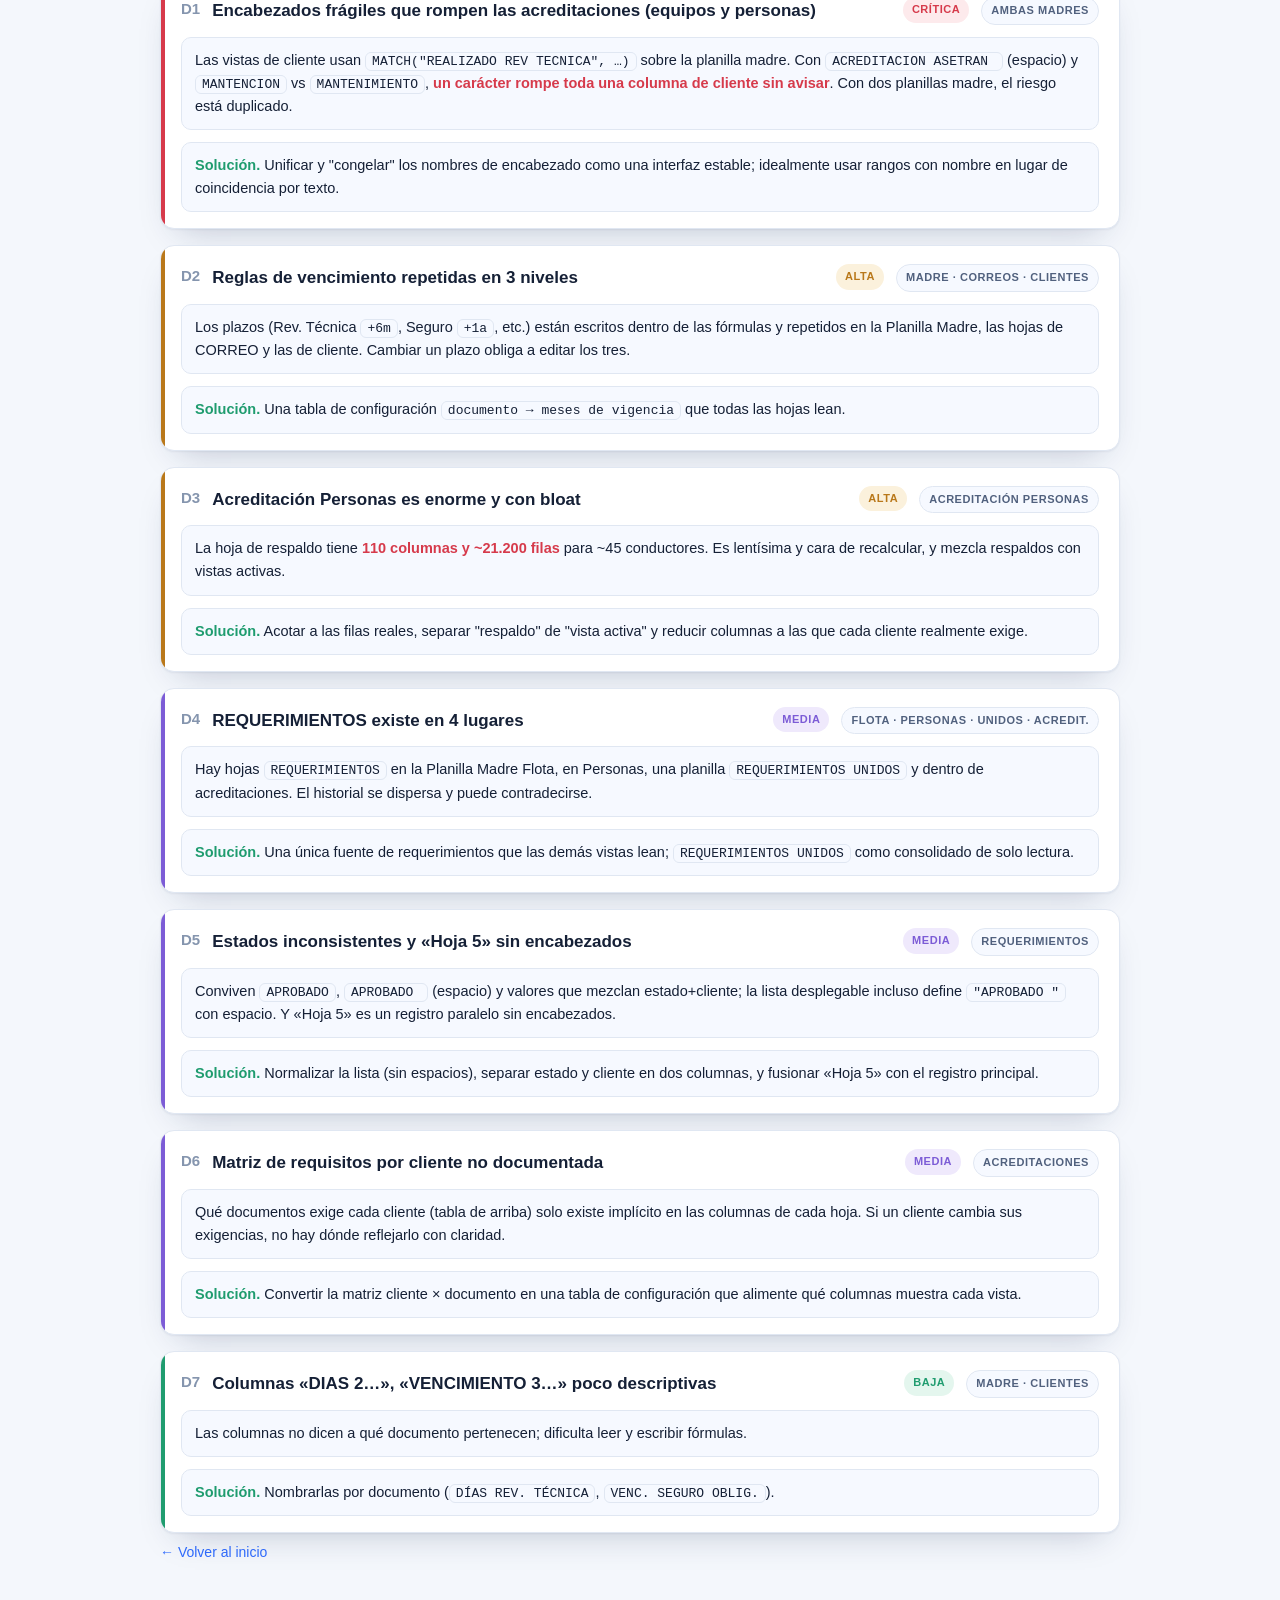
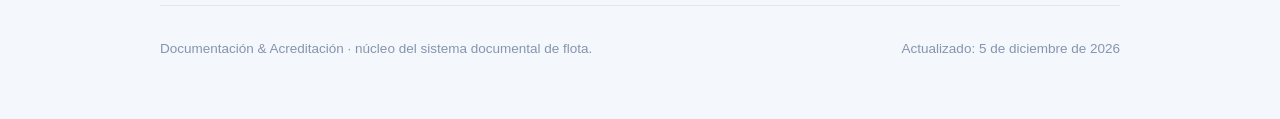
<file: documentacion.html>
<!doctype html>
<html lang="es">
<head>
<meta charset="utf-8">
<meta name="viewport" content="width=device-width, initial-scale=1">
<title>Documentación &amp; Acreditación · Sistema Documental TZamora</title>
<link rel="stylesheet" href="styles.css">
</head>
<body>

<nav class="top"><div class="wrap">
  <a class="brand" href="index.html">Sistema Documental <span>· TZamora</span></a>
  <a class="link" href="index.html">Inicio</a>
  <a class="link active" href="documentacion.html">Documentación</a>
  <a class="link" href="operacion.html">Operación</a>
  <a class="link" href="mantencion.html">Mantención</a>
  <a class="link" href="combustible.html">Combustible</a>
  <a class="link" href="administracion.html">Administración</a>
</div></nav>

<header class="hero"><div class="wrap">
  <div class="eyebrow">Área 1 de 5 · El núcleo</div>
  <h1>📋 Documentación &amp; Acreditación</h1>
  <p class="lede">El corazón del sistema: dos <b>planillas madre</b> (equipos y personas) que registran los
    vencimientos, y las <b>vistas por cliente</b> que se alimentan de ellas por <code>IMPORTRANGE</code> para
    acreditar la flota ante SQM, SITRANS, MELÓN y AZA.</p>
  <div class="meta">
    <span class="chip"><b>5</b> planillas</span>
    <span class="chip"><b>46</b> tractos · <b>57</b> ramplas · <b>~47</b> conductores</span>
    <span class="chip"><b>4</b> clientes</span>
  </div>
</div></header>

<main class="wrap">

  <section>
    <h2>Cómo funciona</h2>
    <p class="section-sub">La <b>Planilla Madre Flota</b> guarda la fecha "REALIZADO" de cada documento por patente
      y calcula vencimiento y días restantes. La <b>Planilla Madre Personas</b> hace lo mismo para conductores
      (licencias, exámenes de salud ocupacional, cursos, gestión SSO). Las hojas de <b>acreditación</b> traen esos
      datos en vivo con <code>IMPORTRANGE</code> y arman una vista por cliente, mostrando solo los documentos que
      cada uno exige.</p>
    <div class="arch">
      <div class="node master"><h4>Planilla Madre Flota</h4><small>TRACTOS · RAMPLAS · REQUERIMIENTOS</small></div>
      <div class="arrow">→<small>IMPORTRANGE + MATCH por encabezado</small></div>
      <div class="node"><h4>Acreditación Equipos · Clientes</h4><small>SQM · SITRANS · MELÓN · AZA</small></div>
    </div>
    <div class="arch" style="margin-top:14px">
      <div class="node master"><h4>Planilla Madre Personas</h4><small>RRHH · Salud ocupacional · SSO · Cursos</small></div>
      <div class="arrow">→<small>IMPORTRANGE</small></div>
      <div class="node"><h4>Acreditación Personas · Clientes</h4><small>SQM · MELÓN · SITRANS</small></div>
    </div>
  </section>

  <section>
    <h2>Matriz de requisitos por cliente — equipos</h2>
    <p class="section-sub">Cada cliente valida un set distinto de documentos. Hoy esta regla no está escrita en ninguna parte; vive implícita en las columnas de cada hoja.</p>
    <div class="tablewrap"><table>
      <thead><tr><th>Documento</th><th>SQM</th><th>SITRANS</th><th>MELÓN</th><th>AZA</th></tr></thead>
      <tbody>
        <tr><td><b>Rev. Técnica</b></td><td class="yes">✓</td><td class="yes">✓</td><td class="yes">✓</td><td class="yes">✓</td></tr>
        <tr><td><b>Permiso de Circulación</b></td><td class="yes">✓</td><td class="yes">✓</td><td class="yes">✓</td><td class="yes">✓</td></tr>
        <tr><td><b>Seguro Obligatorio</b></td><td class="yes">✓</td><td class="yes">✓</td><td class="yes">✓</td><td class="yes">✓</td></tr>
        <tr><td><b>Acreditación ASETRAN</b></td><td class="yes">✓</td><td>—</td><td>—</td><td>—</td></tr>
        <tr><td><b>Cert. Mantención</b></td><td class="yes">✓</td><td>—</td><td>—</td><td class="yes">✓ (×2)</td></tr>
        <tr><td><b>Emisión de Gases</b></td><td>—</td><td>—</td><td class="yes">✓</td><td>—</td></tr>
        <tr><td><b>Seguro Resp. Civil</b></td><td>—</td><td>—</td><td class="yes">✓</td><td>—</td></tr>
        <tr><td><span class="extra">Padrón</span></td><td>—</td><td class="yes">✓</td><td>—</td><td>—</td></tr>
        <tr><td><span class="extra">RTI · Registro Nacional</span></td><td>—</td><td>—</td><td class="yes">✓</td><td>—</td></tr>
      </tbody>
    </table></div>
  </section>

  <section>
    <h2>Hallazgos del área</h2>
    <div class="grid cards">

      <article class="card sev-critica">
        <div class="card-head"><span class="card-id">D1</span>
          <h3>Encabezados frágiles que rompen las acreditaciones (equipos y personas)</h3>
          <span class="tag critica">Crítica</span><span class="tag hoja">Ambas madres</span></div>
        <div class="now">Las vistas de cliente usan <code>MATCH("REALIZADO REV TECNICA", …)</code> sobre la planilla
          madre. Con <code>ACREDITACION ASETRAN&nbsp;</code> (espacio) y <code>MANTENCION</code> vs
          <code>MANTENIMIENTO</code>, <b>un carácter rompe toda una columna de cliente sin avisar</b>. Con dos
          planillas madre, el riesgo está duplicado.</div>
        <div class="fix"><b>Solución.</b> Unificar y "congelar" los nombres de encabezado como una interfaz estable; idealmente usar rangos con nombre en lugar de coincidencia por texto.</div>
      </article>

      <article class="card sev-alta">
        <div class="card-head"><span class="card-id">D2</span>
          <h3>Reglas de vencimiento repetidas en 3 niveles</h3>
          <span class="tag alta">Alta</span><span class="tag hoja">Madre · Correos · Clientes</span></div>
        <div class="now">Los plazos (Rev. Técnica <code>+6m</code>, Seguro <code>+1a</code>, etc.) están escritos dentro
          de las fórmulas y repetidos en la Planilla Madre, las hojas de CORREO y las de cliente. Cambiar un plazo obliga a editar los tres.</div>
        <div class="fix"><b>Solución.</b> Una tabla de configuración <code>documento → meses de vigencia</code> que todas las hojas lean.</div>
      </article>

      <article class="card sev-alta">
        <div class="card-head"><span class="card-id">D3</span>
          <h3>Acreditación Personas es enorme y con bloat</h3>
          <span class="tag alta">Alta</span><span class="tag hoja">ACREDITACIÓN PERSONAS</span></div>
        <div class="now">La hoja de respaldo tiene <b>110 columnas y ~21.200 filas</b> para ~45 conductores. Es
          lentísima y cara de recalcular, y mezcla respaldos con vistas activas.</div>
        <div class="fix"><b>Solución.</b> Acotar a las filas reales, separar "respaldo" de "vista activa" y reducir columnas a las que cada cliente realmente exige.</div>
      </article>

      <article class="card sev-media">
        <div class="card-head"><span class="card-id">D4</span>
          <h3>REQUERIMIENTOS existe en 4 lugares</h3>
          <span class="tag media">Media</span><span class="tag hoja">Flota · Personas · UNIDOS · Acredit.</span></div>
        <div class="now">Hay hojas <code>REQUERIMIENTOS</code> en la Planilla Madre Flota, en Personas, una planilla
          <code>REQUERIMIENTOS UNIDOS</code> y dentro de acreditaciones. El historial se dispersa y puede contradecirse.</div>
        <div class="fix"><b>Solución.</b> Una única fuente de requerimientos que las demás vistas lean; <code>REQUERIMIENTOS UNIDOS</code> como consolidado de solo lectura.</div>
      </article>

      <article class="card sev-media">
        <div class="card-head"><span class="card-id">D5</span>
          <h3>Estados inconsistentes y «Hoja 5» sin encabezados</h3>
          <span class="tag media">Media</span><span class="tag hoja">REQUERIMIENTOS</span></div>
        <div class="now">Conviven <code>APROBADO</code>, <code>APROBADO&nbsp;</code> (espacio) y valores que mezclan
          estado+cliente; la lista desplegable incluso define <code>"APROBADO "</code> con espacio. Y «Hoja 5» es un registro paralelo sin encabezados.</div>
        <div class="fix"><b>Solución.</b> Normalizar la lista (sin espacios), separar estado y cliente en dos columnas, y fusionar «Hoja 5» con el registro principal.</div>
      </article>

      <article class="card sev-media">
        <div class="card-head"><span class="card-id">D6</span>
          <h3>Matriz de requisitos por cliente no documentada</h3>
          <span class="tag media">Media</span><span class="tag hoja">Acreditaciones</span></div>
        <div class="now">Qué documentos exige cada cliente (tabla de arriba) solo existe implícito en las columnas de cada hoja. Si un cliente cambia sus exigencias, no hay dónde reflejarlo con claridad.</div>
        <div class="fix"><b>Solución.</b> Convertir la matriz cliente × documento en una tabla de configuración que alimente qué columnas muestra cada vista.</div>
      </article>

      <article class="card sev-baja">
        <div class="card-head"><span class="card-id">D7</span>
          <h3>Columnas «DIAS 2…», «VENCIMIENTO 3…» poco descriptivas</h3>
          <span class="tag baja">Baja</span><span class="tag hoja">Madre · Clientes</span></div>
        <div class="now">Las columnas no dicen a qué documento pertenecen; dificulta leer y escribir fórmulas.</div>
        <div class="fix"><b>Solución.</b> Nombrarlas por documento (<code>DÍAS REV. TÉCNICA</code>, <code>VENC. SEGURO OBLIG.</code>).</div>
      </article>

    </div>
    <a class="backlink" href="index.html">← Volver al inicio</a>
  </section>

</main>

<footer><div class="wrap">
  <span>Documentación &amp; Acreditación · núcleo del sistema documental de flota.</span>
  <span id="fecha"></span>
</div></footer>
<script>document.getElementById('fecha').textContent='Actualizado: '+new Date().toLocaleDateString('es-CL',{year:'numeric',month:'long',day:'numeric'});</script>
</body>
</html>
</file>
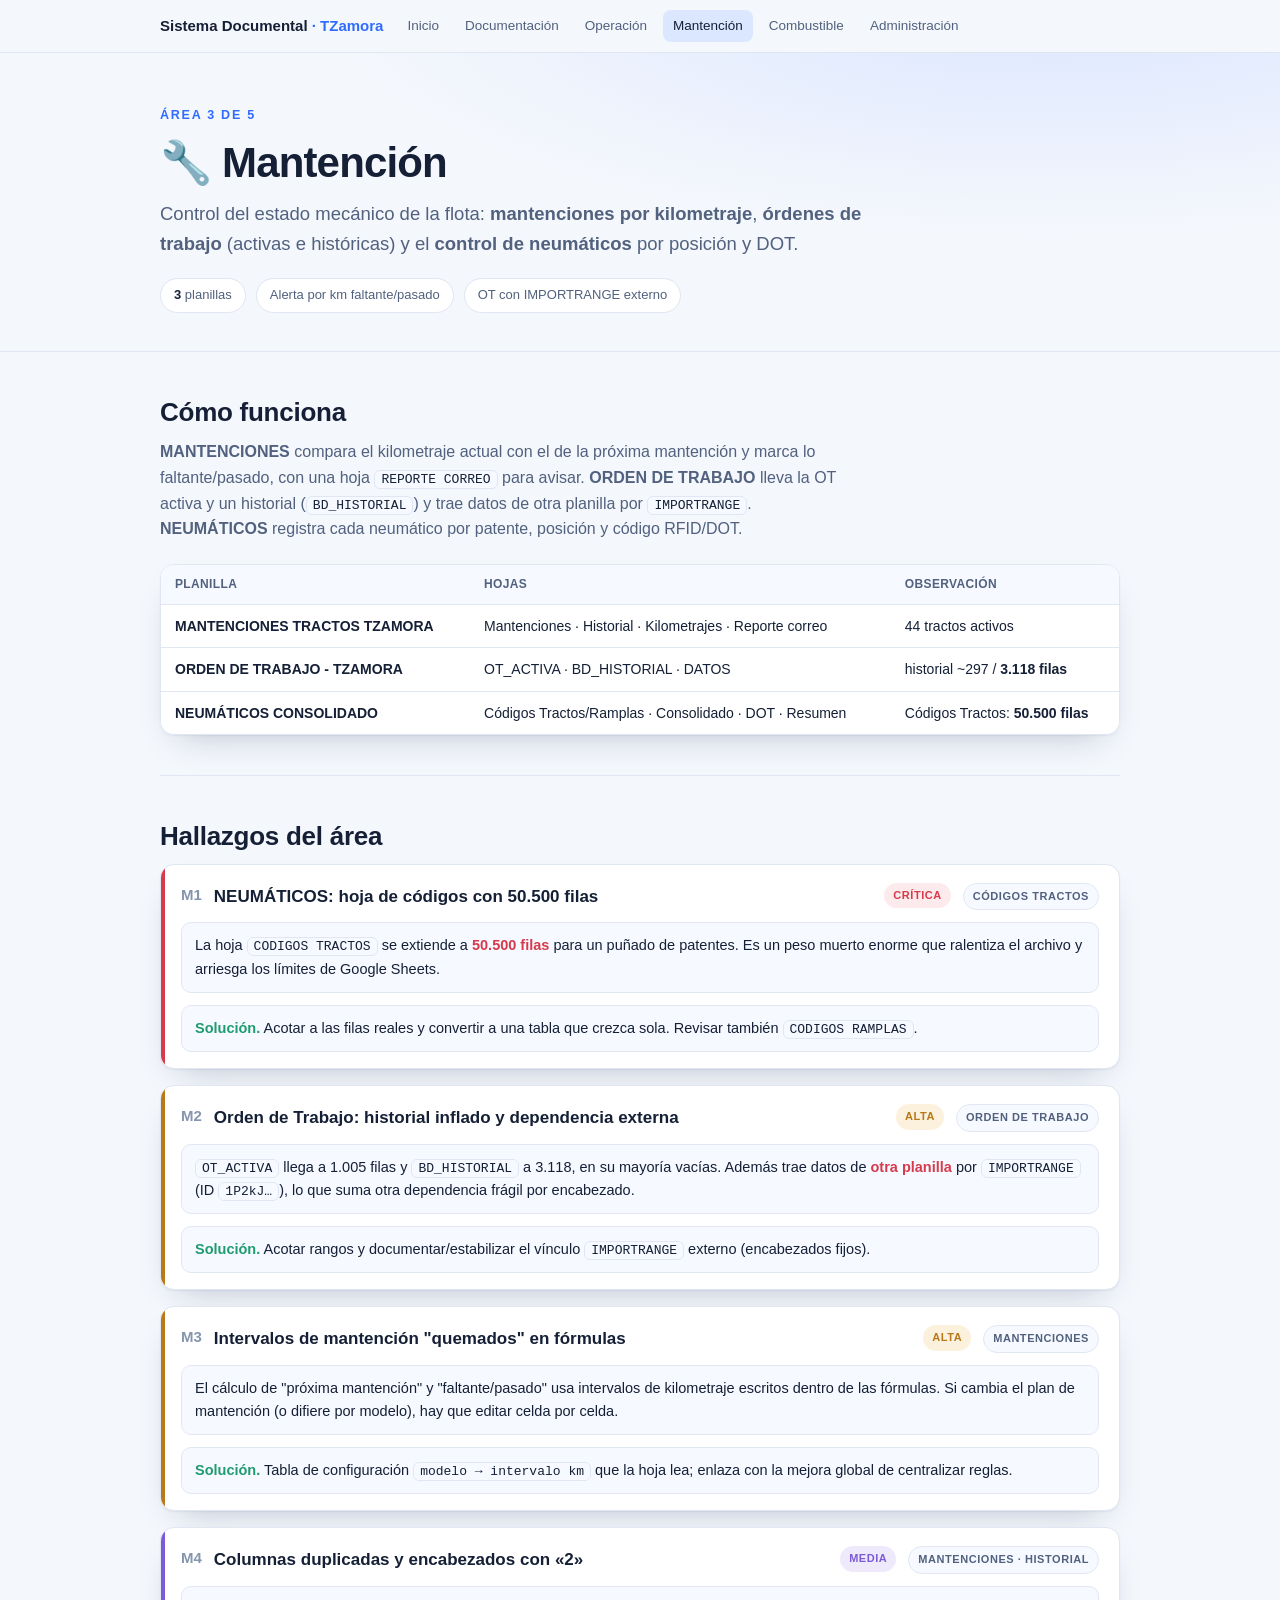
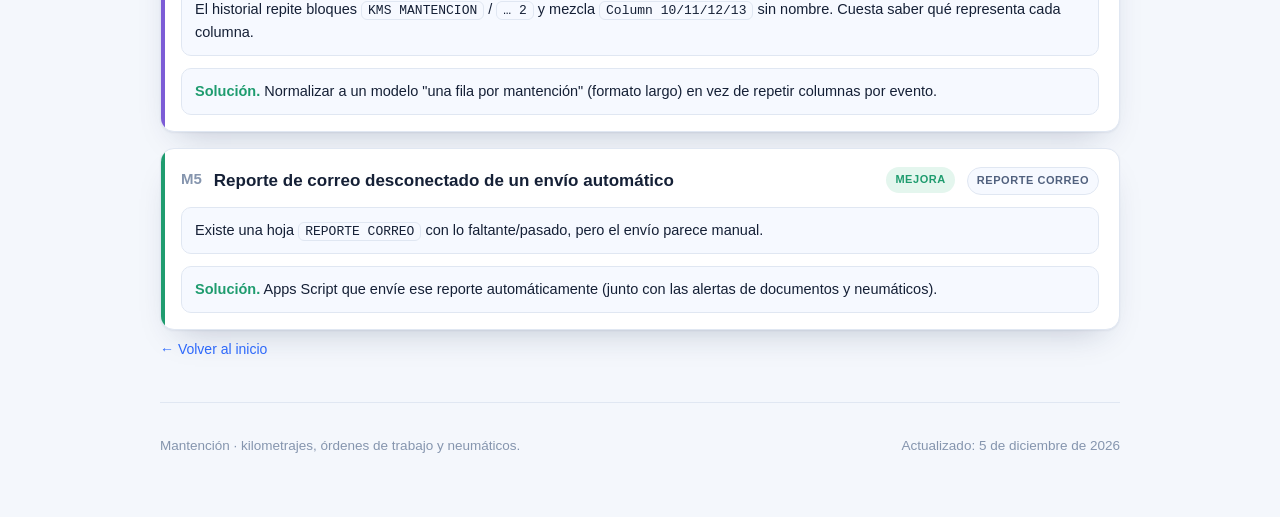
<file: mantencion.html>
<!doctype html>
<html lang="es">
<head>
<meta charset="utf-8">
<meta name="viewport" content="width=device-width, initial-scale=1">
<title>Mantención · Sistema Documental TZamora</title>
<link rel="stylesheet" href="styles.css">
</head>
<body>

<nav class="top"><div class="wrap">
  <a class="brand" href="index.html">Sistema Documental <span>· TZamora</span></a>
  <a class="link" href="index.html">Inicio</a>
  <a class="link" href="documentacion.html">Documentación</a>
  <a class="link" href="operacion.html">Operación</a>
  <a class="link active" href="mantencion.html">Mantención</a>
  <a class="link" href="combustible.html">Combustible</a>
  <a class="link" href="administracion.html">Administración</a>
</div></nav>

<header class="hero"><div class="wrap">
  <div class="eyebrow">Área 3 de 5</div>
  <h1>🔧 Mantención</h1>
  <p class="lede">Control del estado mecánico de la flota: <b>mantenciones por kilometraje</b>, <b>órdenes de
    trabajo</b> (activas e históricas) y el <b>control de neumáticos</b> por posición y DOT.</p>
  <div class="meta">
    <span class="chip"><b>3</b> planillas</span>
    <span class="chip">Alerta por km faltante/pasado</span>
    <span class="chip">OT con IMPORTRANGE externo</span>
  </div>
</div></header>

<main class="wrap">

  <section>
    <h2>Cómo funciona</h2>
    <p class="section-sub"><b>MANTENCIONES</b> compara el kilometraje actual con el de la próxima mantención y
      marca lo faltante/pasado, con una hoja <code>REPORTE CORREO</code> para avisar. <b>ORDEN DE TRABAJO</b> lleva
      la OT activa y un historial (<code>BD_HISTORIAL</code>) y trae datos de otra planilla por
      <code>IMPORTRANGE</code>. <b>NEUMÁTICOS</b> registra cada neumático por patente, posición y código RFID/DOT.</p>
    <div class="tablewrap"><table>
      <thead><tr><th>Planilla</th><th>Hojas</th><th>Observación</th></tr></thead>
      <tbody>
        <tr><td><b>MANTENCIONES TRACTOS TZAMORA</b></td><td>Mantenciones · Historial · Kilometrajes · Reporte correo</td><td>44 tractos activos</td></tr>
        <tr><td><b>ORDEN DE TRABAJO - TZAMORA</b></td><td>OT_ACTIVA · BD_HISTORIAL · DATOS</td><td>historial ~297 / <b>3.118 filas</b></td></tr>
        <tr><td><b>NEUMÁTICOS CONSOLIDADO</b></td><td>Códigos Tractos/Ramplas · Consolidado · DOT · Resumen</td><td>Códigos Tractos: <b>50.500 filas</b></td></tr>
      </tbody>
    </table></div>
  </section>

  <section>
    <h2>Hallazgos del área</h2>
    <div class="grid cards">

      <article class="card sev-critica">
        <div class="card-head"><span class="card-id">M1</span>
          <h3>NEUMÁTICOS: hoja de códigos con 50.500 filas</h3>
          <span class="tag critica">Crítica</span><span class="tag hoja">CÓDIGOS TRACTOS</span></div>
        <div class="now">La hoja <code>CODIGOS TRACTOS</code> se extiende a <b>50.500 filas</b> para un puñado de
          patentes. Es un peso muerto enorme que ralentiza el archivo y arriesga los límites de Google Sheets.</div>
        <div class="fix"><b>Solución.</b> Acotar a las filas reales y convertir a una tabla que crezca sola. Revisar también <code>CODIGOS RAMPLAS</code>.</div>
      </article>

      <article class="card sev-alta">
        <div class="card-head"><span class="card-id">M2</span>
          <h3>Orden de Trabajo: historial inflado y dependencia externa</h3>
          <span class="tag alta">Alta</span><span class="tag hoja">ORDEN DE TRABAJO</span></div>
        <div class="now"><code>OT_ACTIVA</code> llega a 1.005 filas y <code>BD_HISTORIAL</code> a 3.118, en su mayoría
          vacías. Además trae datos de <b>otra planilla</b> por <code>IMPORTRANGE</code> (ID <code>1P2kJ…</code>), lo que suma otra dependencia frágil por encabezado.</div>
        <div class="fix"><b>Solución.</b> Acotar rangos y documentar/estabilizar el vínculo <code>IMPORTRANGE</code> externo (encabezados fijos).</div>
      </article>

      <article class="card sev-alta">
        <div class="card-head"><span class="card-id">M3</span>
          <h3>Intervalos de mantención "quemados" en fórmulas</h3>
          <span class="tag alta">Alta</span><span class="tag hoja">MANTENCIONES</span></div>
        <div class="now">El cálculo de "próxima mantención" y "faltante/pasado" usa intervalos de kilometraje escritos
          dentro de las fórmulas. Si cambia el plan de mantención (o difiere por modelo), hay que editar celda por celda.</div>
        <div class="fix"><b>Solución.</b> Tabla de configuración <code>modelo → intervalo km</code> que la hoja lea; enlaza con la mejora global de centralizar reglas.</div>
      </article>

      <article class="card sev-media">
        <div class="card-head"><span class="card-id">M4</span>
          <h3>Columnas duplicadas y encabezados con «2»</h3>
          <span class="tag media">Media</span><span class="tag hoja">Mantenciones · Historial</span></div>
        <div class="now">El historial repite bloques <code>KMS MANTENCION</code> / <code>… 2</code> y mezcla
          <code>Column 10/11/12/13</code> sin nombre. Cuesta saber qué representa cada columna.</div>
        <div class="fix"><b>Solución.</b> Normalizar a un modelo "una fila por mantención" (formato largo) en vez de repetir columnas por evento.</div>
      </article>

      <article class="card sev-baja">
        <div class="card-head"><span class="card-id">M5</span>
          <h3>Reporte de correo desconectado de un envío automático</h3>
          <span class="tag baja">Mejora</span><span class="tag hoja">REPORTE CORREO</span></div>
        <div class="now">Existe una hoja <code>REPORTE CORREO</code> con lo faltante/pasado, pero el envío parece manual.</div>
        <div class="fix"><b>Solución.</b> Apps Script que envíe ese reporte automáticamente (junto con las alertas de documentos y neumáticos).</div>
      </article>

    </div>
    <a class="backlink" href="index.html">← Volver al inicio</a>
  </section>

</main>

<footer><div class="wrap">
  <span>Mantención · kilometrajes, órdenes de trabajo y neumáticos.</span>
  <span id="fecha"></span>
</div></footer>
<script>document.getElementById('fecha').textContent='Actualizado: '+new Date().toLocaleDateString('es-CL',{year:'numeric',month:'long',day:'numeric'});</script>
</body>
</html>
</file>
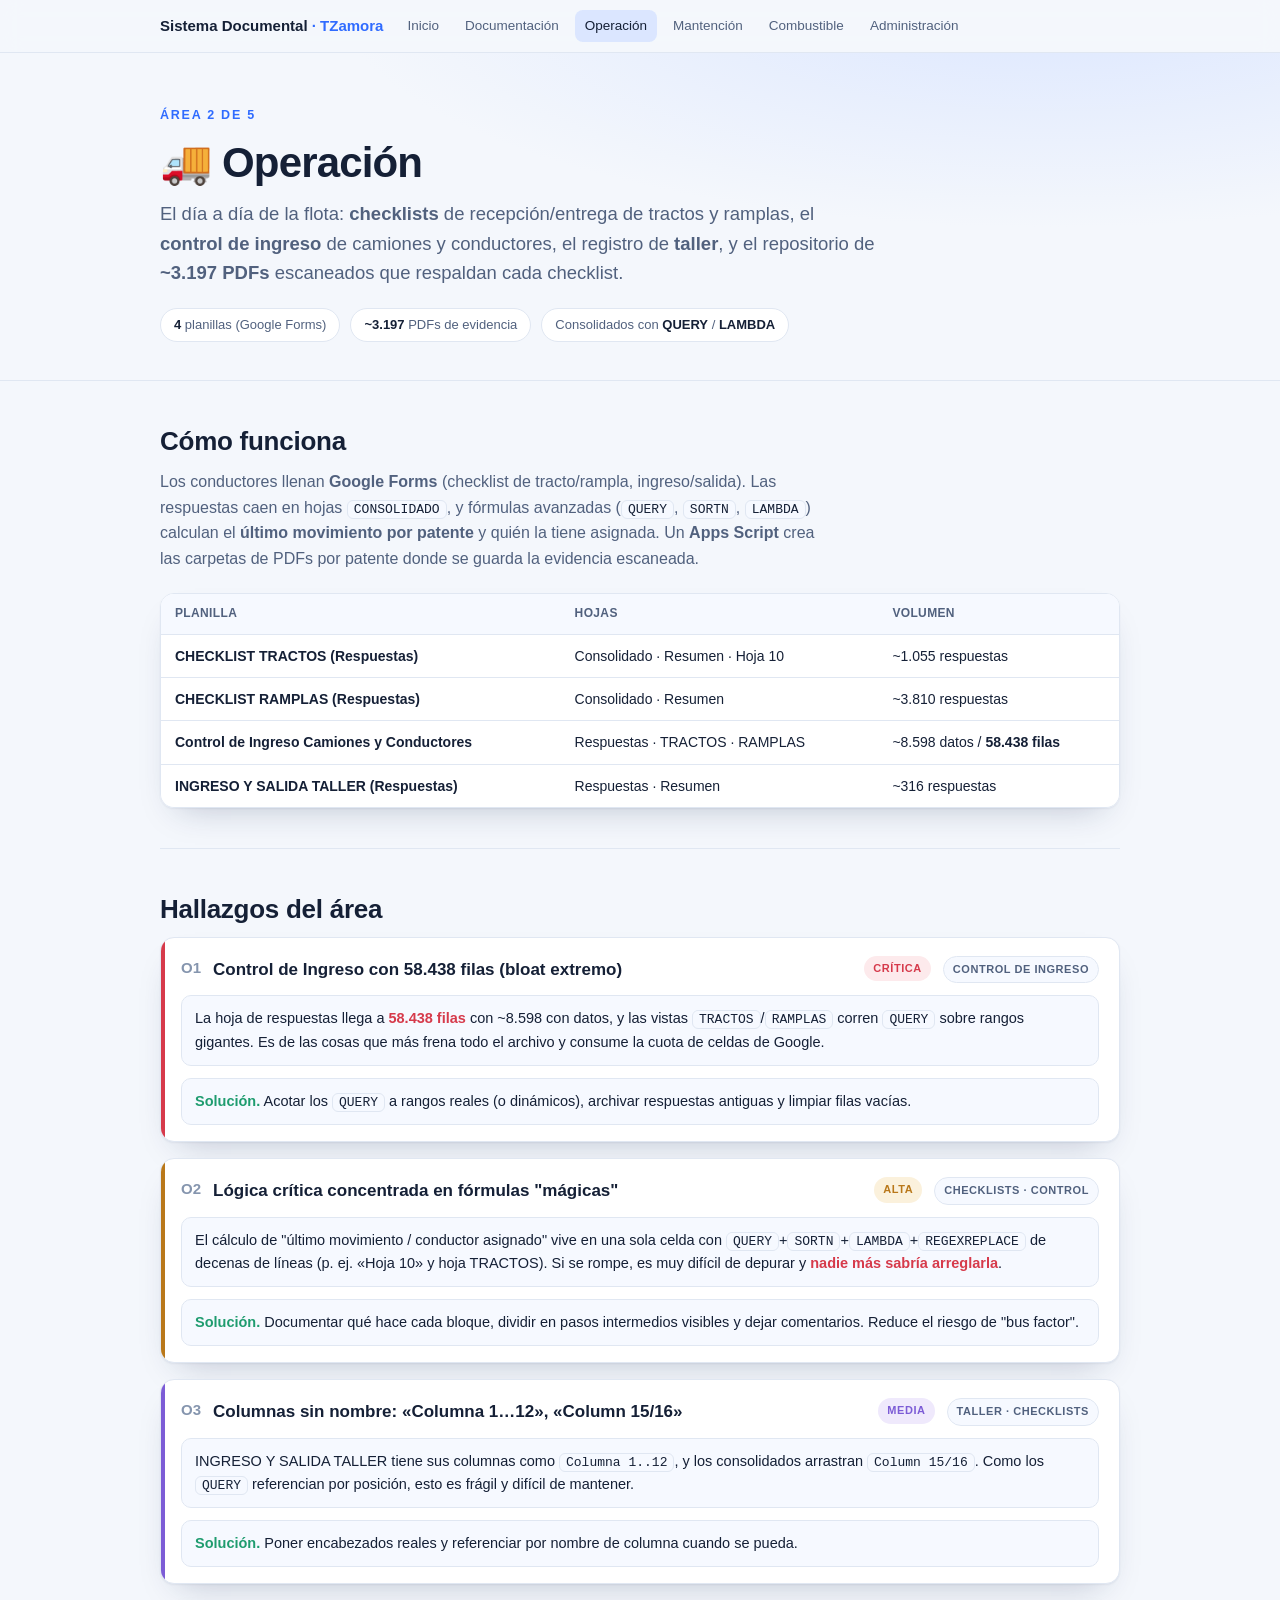
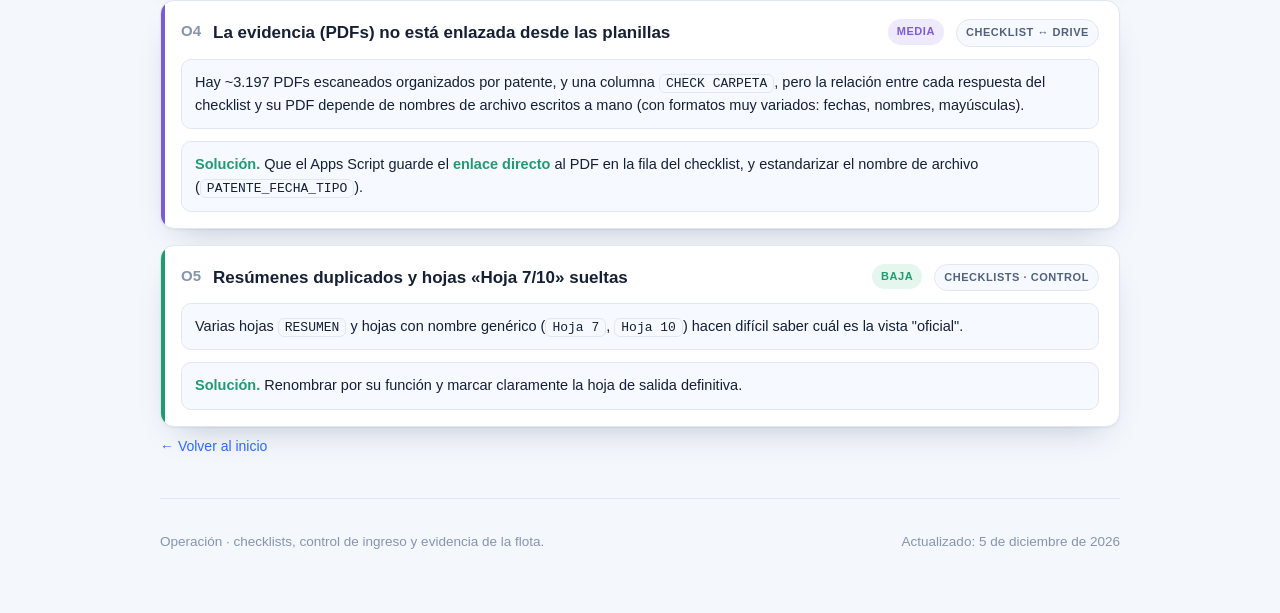
<file: operacion.html>
<!doctype html>
<html lang="es">
<head>
<meta charset="utf-8">
<meta name="viewport" content="width=device-width, initial-scale=1">
<title>Operación · Sistema Documental TZamora</title>
<link rel="stylesheet" href="styles.css">
</head>
<body>

<nav class="top"><div class="wrap">
  <a class="brand" href="index.html">Sistema Documental <span>· TZamora</span></a>
  <a class="link" href="index.html">Inicio</a>
  <a class="link" href="documentacion.html">Documentación</a>
  <a class="link active" href="operacion.html">Operación</a>
  <a class="link" href="mantencion.html">Mantención</a>
  <a class="link" href="combustible.html">Combustible</a>
  <a class="link" href="administracion.html">Administración</a>
</div></nav>

<header class="hero"><div class="wrap">
  <div class="eyebrow">Área 2 de 5</div>
  <h1>🚚 Operación</h1>
  <p class="lede">El día a día de la flota: <b>checklists</b> de recepción/entrega de tractos y ramplas, el
    <b>control de ingreso</b> de camiones y conductores, el registro de <b>taller</b>, y el repositorio de
    <b>~3.197 PDFs</b> escaneados que respaldan cada checklist.</p>
  <div class="meta">
    <span class="chip"><b>4</b> planillas (Google Forms)</span>
    <span class="chip"><b>~3.197</b> PDFs de evidencia</span>
    <span class="chip">Consolidados con <b>QUERY</b> / <b>LAMBDA</b></span>
  </div>
</div></header>

<main class="wrap">

  <section>
    <h2>Cómo funciona</h2>
    <p class="section-sub">Los conductores llenan <b>Google Forms</b> (checklist de tracto/rampla, ingreso/salida).
      Las respuestas caen en hojas <code>CONSOLIDADO</code>, y fórmulas avanzadas (<code>QUERY</code>,
      <code>SORTN</code>, <code>LAMBDA</code>) calculan el <b>último movimiento por patente</b> y quién la tiene
      asignada. Un <b>Apps Script</b> crea las carpetas de PDFs por patente donde se guarda la evidencia escaneada.</p>
    <div class="tablewrap"><table>
      <thead><tr><th>Planilla</th><th>Hojas</th><th>Volumen</th></tr></thead>
      <tbody>
        <tr><td><b>CHECKLIST TRACTOS (Respuestas)</b></td><td>Consolidado · Resumen · Hoja 10</td><td>~1.055 respuestas</td></tr>
        <tr><td><b>CHECKLIST RAMPLAS (Respuestas)</b></td><td>Consolidado · Resumen</td><td>~3.810 respuestas</td></tr>
        <tr><td><b>Control de Ingreso Camiones y Conductores</b></td><td>Respuestas · TRACTOS · RAMPLAS</td><td>~8.598 datos / <b>58.438 filas</b></td></tr>
        <tr><td><b>INGRESO Y SALIDA TALLER (Respuestas)</b></td><td>Respuestas · Resumen</td><td>~316 respuestas</td></tr>
      </tbody>
    </table></div>
  </section>

  <section>
    <h2>Hallazgos del área</h2>
    <div class="grid cards">

      <article class="card sev-critica">
        <div class="card-head"><span class="card-id">O1</span>
          <h3>Control de Ingreso con 58.438 filas (bloat extremo)</h3>
          <span class="tag critica">Crítica</span><span class="tag hoja">Control de Ingreso</span></div>
        <div class="now">La hoja de respuestas llega a <b>58.438 filas</b> con ~8.598 con datos, y las vistas
          <code>TRACTOS</code>/<code>RAMPLAS</code> corren <code>QUERY</code> sobre rangos gigantes. Es de las
          cosas que más frena todo el archivo y consume la cuota de celdas de Google.</div>
        <div class="fix"><b>Solución.</b> Acotar los <code>QUERY</code> a rangos reales (o dinámicos), archivar respuestas antiguas y limpiar filas vacías.</div>
      </article>

      <article class="card sev-alta">
        <div class="card-head"><span class="card-id">O2</span>
          <h3>Lógica crítica concentrada en fórmulas "mágicas"</h3>
          <span class="tag alta">Alta</span><span class="tag hoja">Checklists · Control</span></div>
        <div class="now">El cálculo de "último movimiento / conductor asignado" vive en una sola celda con
          <code>QUERY</code>+<code>SORTN</code>+<code>LAMBDA</code>+<code>REGEXREPLACE</code> de decenas de líneas
          (p. ej. «Hoja 10» y hoja TRACTOS). Si se rompe, es muy difícil de depurar y <b>nadie más sabría arreglarla</b>.</div>
        <div class="fix"><b>Solución.</b> Documentar qué hace cada bloque, dividir en pasos intermedios visibles y dejar comentarios. Reduce el riesgo de "bus factor".</div>
      </article>

      <article class="card sev-media">
        <div class="card-head"><span class="card-id">O3</span>
          <h3>Columnas sin nombre: «Columna 1…12», «Column 15/16»</h3>
          <span class="tag media">Media</span><span class="tag hoja">Taller · Checklists</span></div>
        <div class="now">INGRESO Y SALIDA TALLER tiene sus columnas como <code>Columna 1..12</code>, y los consolidados
          arrastran <code>Column 15/16</code>. Como los <code>QUERY</code> referencian por posición, esto es frágil y difícil de mantener.</div>
        <div class="fix"><b>Solución.</b> Poner encabezados reales y referenciar por nombre de columna cuando se pueda.</div>
      </article>

      <article class="card sev-media">
        <div class="card-head"><span class="card-id">O4</span>
          <h3>La evidencia (PDFs) no está enlazada desde las planillas</h3>
          <span class="tag media">Media</span><span class="tag hoja">Checklist ↔ Drive</span></div>
        <div class="now">Hay ~3.197 PDFs escaneados organizados por patente, y una columna <code>CHECK CARPETA</code>,
          pero la relación entre cada respuesta del checklist y su PDF depende de nombres de archivo escritos a mano
          (con formatos muy variados: fechas, nombres, mayúsculas).</div>
        <div class="fix"><b>Solución.</b> Que el Apps Script guarde el <b>enlace directo</b> al PDF en la fila del checklist, y estandarizar el nombre de archivo (<code>PATENTE_FECHA_TIPO</code>).</div>
      </article>

      <article class="card sev-baja">
        <div class="card-head"><span class="card-id">O5</span>
          <h3>Resúmenes duplicados y hojas «Hoja 7/10» sueltas</h3>
          <span class="tag baja">Baja</span><span class="tag hoja">Checklists · Control</span></div>
        <div class="now">Varias hojas <code>RESUMEN</code> y hojas con nombre genérico (<code>Hoja 7</code>, <code>Hoja 10</code>) hacen difícil saber cuál es la vista "oficial".</div>
        <div class="fix"><b>Solución.</b> Renombrar por su función y marcar claramente la hoja de salida definitiva.</div>
      </article>

    </div>
    <a class="backlink" href="index.html">← Volver al inicio</a>
  </section>

</main>

<footer><div class="wrap">
  <span>Operación · checklists, control de ingreso y evidencia de la flota.</span>
  <span id="fecha"></span>
</div></footer>
<script>document.getElementById('fecha').textContent='Actualizado: '+new Date().toLocaleDateString('es-CL',{year:'numeric',month:'long',day:'numeric'});</script>
</body>
</html>
</file>
<file: styles.css>
:root{
  --bg:#0f1420; --bg-soft:#151c2c; --card:#1a2334; --card-2:#202b40;
  --line:#2a3752; --text:#e7edf7; --muted:#9fb0cc; --faint:#6d7f9e;
  --brand:#4f8cff; --brand-soft:#25406e;
  --red:#ff5d6c; --amber:#ffb020; --green:#31c48d; --violet:#a78bfa;
  --red-bg:#3a1c24; --amber-bg:#3a2f14; --green-bg:#123028; --violet-bg:#2a2340;
  --radius:14px; --shadow:0 1px 0 rgba(255,255,255,.03),0 12px 30px -12px rgba(0,0,0,.5);
}
@media (prefers-color-scheme: light){
  :root{
    --bg:#f4f7fc; --bg-soft:#eef3fb; --card:#ffffff; --card-2:#f6f9ff;
    --line:#e0e7f2; --text:#152036; --muted:#51617e; --faint:#8595ae;
    --brand:#2f6bff; --brand-soft:#dbe6ff;
    --red:#d63a4b; --amber:#b9781a; --green:#1f9c6f; --violet:#7c5cd6;
    --red-bg:#fdeaec; --amber-bg:#fbf1dc; --green-bg:#e4f6ee; --violet-bg:#efe9fc;
    --shadow:0 1px 2px rgba(20,40,80,.06),0 16px 34px -18px rgba(20,40,80,.28);
  }
}
*{box-sizing:border-box}
body{margin:0;background:var(--bg);color:var(--text);
  font:16px/1.6 -apple-system,BlinkMacSystemFont,"Segoe UI",Roboto,Helvetica,Arial,sans-serif;
  -webkit-font-smoothing:antialiased}
a{color:var(--brand)}
.wrap{max-width:1000px;margin:0 auto;padding:0 20px}

/* nav */
nav.top{position:sticky;top:0;z-index:20;background:color-mix(in srgb,var(--bg) 88%,transparent);
  backdrop-filter:blur(10px);border-bottom:1px solid var(--line)}
nav.top .wrap{display:flex;align-items:center;gap:6px;flex-wrap:wrap;padding-top:10px;padding-bottom:10px}
nav.top a.brand{font-weight:750;text-decoration:none;color:var(--text);margin-right:8px;font-size:15px}
nav.top a.brand span{color:var(--brand)}
nav.top a.link{text-decoration:none;color:var(--muted);font-size:13.5px;padding:5px 10px;border-radius:8px}
nav.top a.link:hover{background:var(--card-2);color:var(--text)}
nav.top a.link.active{background:var(--brand-soft);color:var(--text)}

header.hero{padding:52px 0 38px;border-bottom:1px solid var(--line);
  background:radial-gradient(1200px 400px at 82% -20%,var(--brand-soft),transparent 60%)}
.eyebrow{color:var(--brand);font-weight:700;letter-spacing:.14em;text-transform:uppercase;font-size:12.5px}
h1{font-size:clamp(27px,5vw,42px);line-height:1.12;margin:.35em 0 .3em;letter-spacing:-.02em}
.lede{color:var(--muted);font-size:clamp(15.5px,2.1vw,18.5px);max-width:70ch;margin:0}
.meta{margin-top:20px;display:flex;flex-wrap:wrap;gap:10px}
.chip{background:var(--card);border:1px solid var(--line);border-radius:999px;padding:6px 13px;font-size:13px;color:var(--muted)}
.chip b{color:var(--text)}

section{padding:40px 0;border-bottom:1px solid var(--line)}
h2{font-size:clamp(20px,3.1vw,26px);margin:0 0 6px;letter-spacing:-.01em}
h2 .num{color:var(--faint);font-variant-numeric:tabular-nums;margin-right:10px;font-weight:600}
.section-sub{color:var(--muted);margin:0 0 22px;max-width:76ch}

.grid{display:grid;gap:16px}
.stats{grid-template-columns:repeat(auto-fit,minmax(140px,1fr))}
.stat{background:var(--card);border:1px solid var(--line);border-radius:var(--radius);padding:18px;box-shadow:var(--shadow)}
.stat .big{font-size:29px;font-weight:750;letter-spacing:-.02em;line-height:1}
.stat .lbl{color:var(--muted);font-size:13.5px;margin-top:7px}

/* area cards (index) */
.areas{grid-template-columns:repeat(auto-fit,minmax(260px,1fr))}
a.area{display:block;text-decoration:none;color:inherit;background:var(--card);border:1px solid var(--line);
  border-radius:var(--radius);padding:20px;box-shadow:var(--shadow);transition:border-color .15s,transform .15s}
a.area:hover{border-color:var(--brand);transform:translateY(-2px)}
a.area .ic{font-size:24px}
a.area h3{margin:8px 0 4px;font-size:18px}
a.area p{margin:0;color:var(--muted);font-size:14px}
a.area .cnt{margin-top:12px;font-size:12.5px;color:var(--faint)}

/* diagram */
.arch{display:grid;grid-template-columns:1fr auto 1fr;align-items:center;gap:14px;margin:6px 0}
@media(max-width:640px){.arch{grid-template-columns:1fr;text-align:center}.arch .arrow{transform:rotate(90deg)}}
.node{background:var(--card);border:1px solid var(--line);border-radius:var(--radius);padding:16px;box-shadow:var(--shadow)}
.node.master{border-color:var(--brand)}
.node h4{margin:0 0 4px;font-size:15.5px}.node small{color:var(--muted)}
.arrow{color:var(--brand);font-weight:700;text-align:center}
.arrow small{display:block;color:var(--muted);font-weight:500;font-size:12px;max-width:140px;margin:0 auto}

/* finding cards */
.cards{grid-template-columns:1fr}
.card{background:var(--card);border:1px solid var(--line);border-radius:var(--radius);
  padding:18px 20px 16px;box-shadow:var(--shadow);position:relative;overflow:hidden}
.card::before{content:"";position:absolute;left:0;top:0;bottom:0;width:4px;background:var(--brand)}
.card.sev-critica::before{background:var(--red)}
.card.sev-alta::before{background:var(--amber)}
.card.sev-media::before{background:var(--violet)}
.card.sev-baja::before{background:var(--green)}
.card-head{display:flex;align-items:flex-start;gap:12px;flex-wrap:wrap}
.card-id{font-variant-numeric:tabular-nums;font-weight:750;color:var(--faint);font-size:15px}
.card h3{margin:0;font-size:17px;flex:1;min-width:200px}
.tag{font-size:11px;font-weight:700;letter-spacing:.05em;text-transform:uppercase;padding:4px 9px;border-radius:999px;white-space:nowrap}
.tag.critica{background:var(--red-bg);color:var(--red)}
.tag.alta{background:var(--amber-bg);color:var(--amber)}
.tag.media{background:var(--violet-bg);color:var(--violet)}
.tag.baja{background:var(--green-bg);color:var(--green)}
.tag.hoja{background:var(--card-2);color:var(--muted);border:1px solid var(--line)}
.card .now,.card .fix{background:var(--card-2);border:1px solid var(--line);border-radius:10px;padding:11px 13px;margin-top:12px;font-size:14.5px}
.card .now b{color:var(--red)}
.card .fix{color:var(--text)}.card .fix b{color:var(--green)}
code{background:var(--card-2);border:1px solid var(--line);border-radius:6px;padding:1px 6px;
  font:13px/1.5 ui-monospace,SFMono-Regular,Menlo,Consolas,monospace;color:var(--text)}

/* tables */
.tablewrap{overflow-x:auto;border:1px solid var(--line);border-radius:var(--radius);box-shadow:var(--shadow)}
table{border-collapse:collapse;width:100%;min-width:560px;font-size:14px;background:var(--card)}
th,td{text-align:left;padding:10px 14px;border-bottom:1px solid var(--line);vertical-align:top}
thead th{background:var(--card-2);font-size:12px;letter-spacing:.03em;text-transform:uppercase;color:var(--muted)}
tbody tr:last-child td{border-bottom:none}
td b{color:var(--text)}
.yes{color:var(--green);font-weight:700}.extra{color:var(--brand);font-weight:600}
.badge{display:inline-block;font-size:11px;font-weight:700;padding:2px 8px;border-radius:999px}
.badge.critica{background:var(--red-bg);color:var(--red)}
.badge.alta{background:var(--amber-bg);color:var(--amber)}
.badge.media{background:var(--violet-bg);color:var(--violet)}
.badge.baja{background:var(--green-bg);color:var(--green)}

/* roadmap */
ol.road{list-style:none;counter-reset:step;padding:0;margin:0;display:grid;gap:13px}
ol.road li{counter-increment:step;background:var(--card);border:1px solid var(--line);border-radius:var(--radius);
  padding:15px 18px 15px 58px;position:relative;box-shadow:var(--shadow)}
ol.road li::before{content:counter(step);position:absolute;left:15px;top:15px;width:29px;height:29px;border-radius:8px;
  background:var(--brand);color:#fff;display:grid;place-items:center;font-weight:750;font-size:15px}
ol.road li b{display:block;margin-bottom:2px}ol.road li span{color:var(--muted);font-size:14px}
.pill{font-size:11px;font-weight:700;padding:2px 8px;border-radius:999px;margin-left:8px;vertical-align:middle}
.pill.win{background:var(--green-bg);color:var(--green)}
.pill.mid{background:var(--amber-bg);color:var(--amber)}
.pill.big{background:var(--brand-soft);color:var(--brand)}

footer{padding:32px 0 60px;color:var(--faint);font-size:13.5px}
footer .wrap{display:flex;justify-content:space-between;gap:16px;flex-wrap:wrap}
.backlink{display:inline-block;margin-top:8px;font-size:14px;text-decoration:none}
</file>
